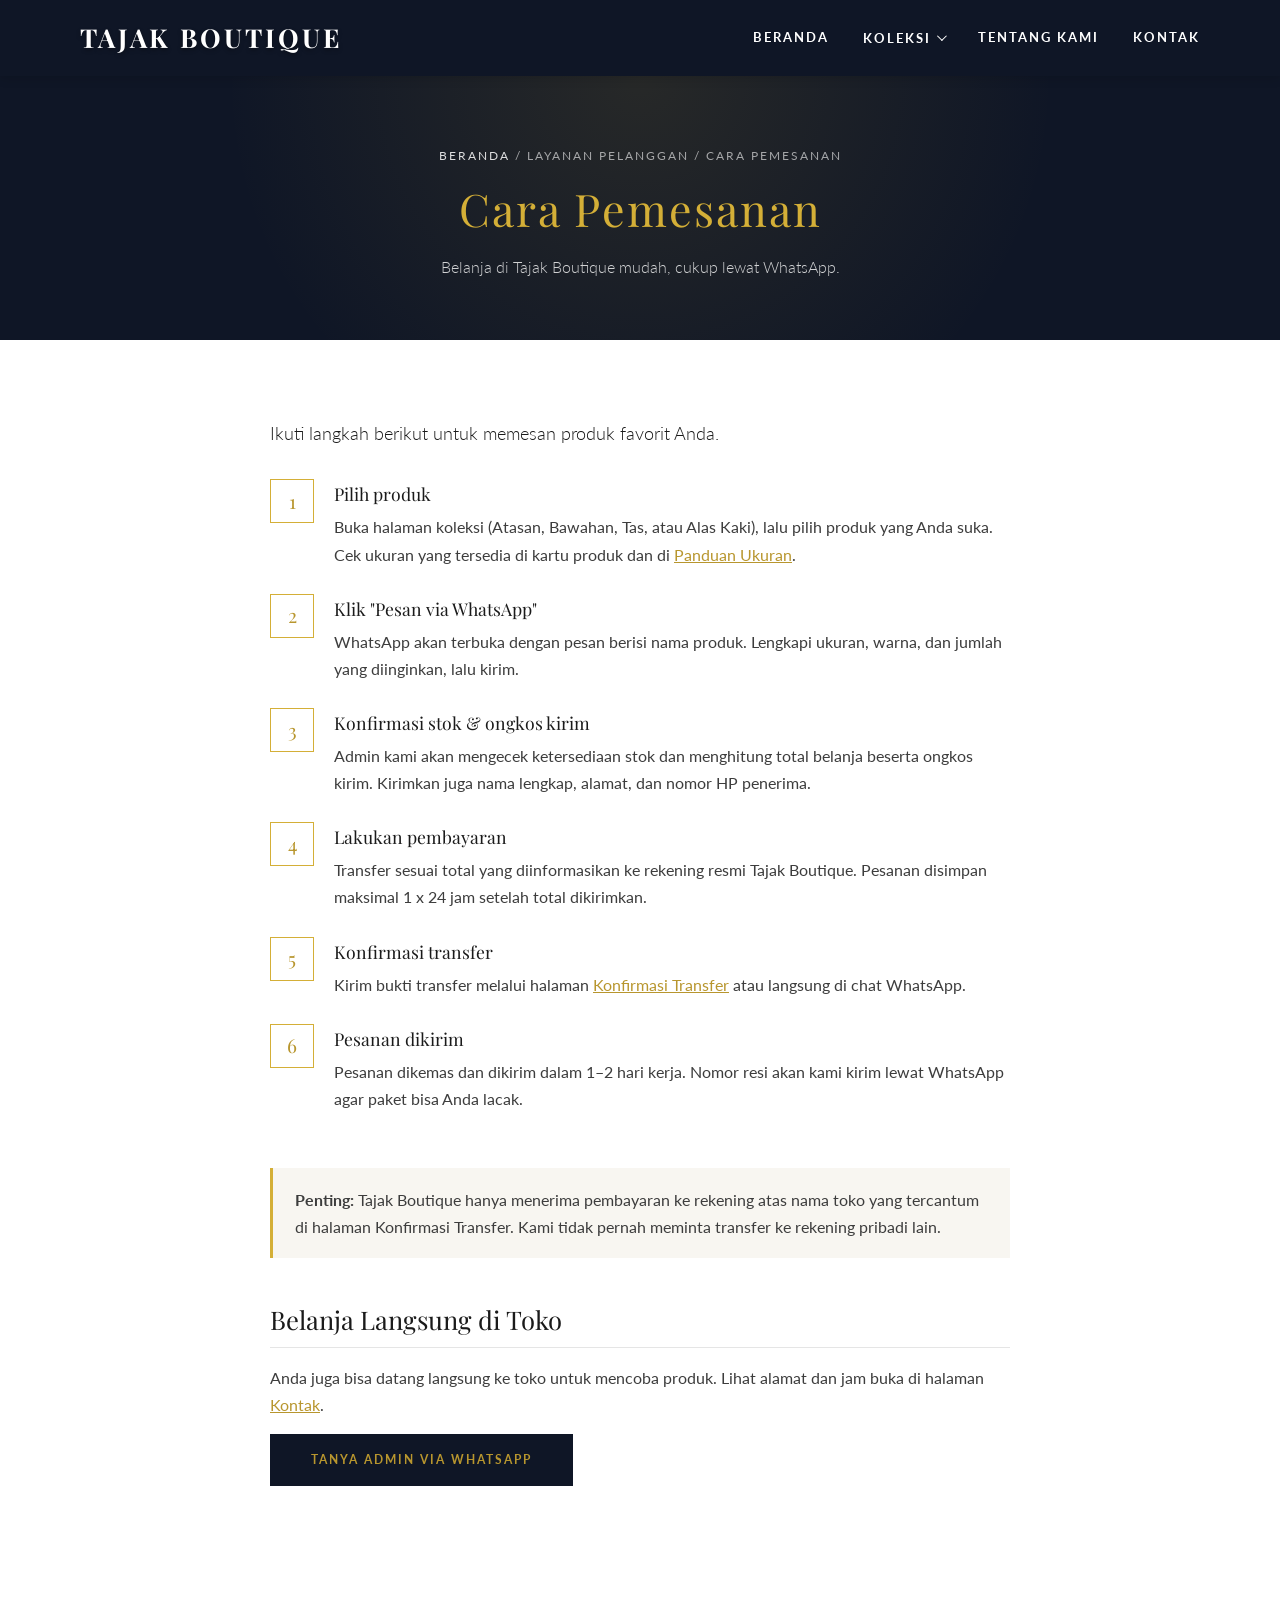
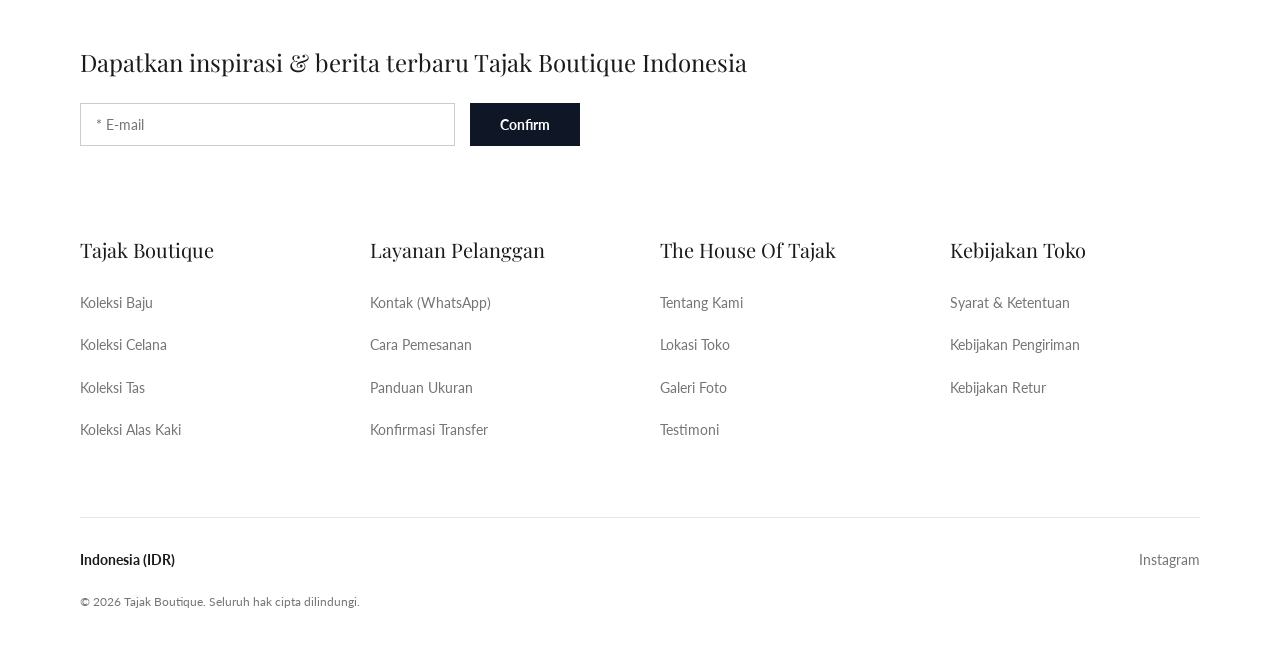
<file: tajak-boutique/tajak-boutique/tajak-boutique/cara-pemesanan.html>
<!DOCTYPE html>
<html lang="id">
<head>
  <meta charset="UTF-8">
  <meta name="viewport" content="width=device-width, initial-scale=1.0">
  <title>Cara Pemesanan | Tajak Boutique</title>
  <meta name="description" content="Panduan langkah demi langkah memesan produk Tajak Boutique.">

  <!-- Font: Playfair Display (judul) & Lato (teks) -->
  <link rel="preconnect" href="https://fonts.googleapis.com">
  <link rel="preconnect" href="https://fonts.gstatic.com" crossorigin>
  <link href="https://fonts.googleapis.com/css2?family=Playfair+Display:ital,wght@0,400;0,600;0,700;1,400&family=Lato:wght@300;400;700&display=swap" rel="stylesheet">

  <!-- Stylesheet utama (satu file untuk semua halaman) -->
  <link rel="stylesheet" href="assets/css/style.css">
</head>
<body>

  <!-- =========================================
       HEADER & NAVBAR (sama di semua halaman)
       Tanda aktif: class="active" + aria-current="page" pada menu halaman ini.
       ========================================= -->
  <header class="site-header">
    <nav class="navbar" aria-label="Navigasi utama">
      <a href="index.html" class="logo">TAJAK BOUTIQUE</a>

      <!-- Tombol hamburger (hanya tampil di HP/tablet) -->
      <button class="nav-toggle" type="button" aria-label="Buka menu" aria-expanded="false" aria-controls="nav-menu">
        <span class="nav-toggle-bar"></span>
        <span class="nav-toggle-bar"></span>
        <span class="nav-toggle-bar"></span>
      </button>

      <ul class="nav-menu" id="nav-menu">
        <li><a href="index.html" class="nav-link">Beranda</a></li>
        <li class="nav-dropdown">
          <button type="button" class="nav-link dropdown-toggle" aria-expanded="false" aria-controls="submenu-koleksi">
            Koleksi <span class="caret" aria-hidden="true"></span>
          </button>
          <ul class="dropdown-menu" id="submenu-koleksi">
            <li><a href="koleksi-atasan.html">Atasan</a></li>
            <li><a href="koleksi-bawahan.html">Bawahan</a></li>
            <li><a href="koleksi-tas.html">Tas</a></li>
            <li><a href="koleksi-alas-kaki.html">Alas Kaki</a></li>
          </ul>
        </li>
        <li><a href="tentang-kami.html" class="nav-link">Tentang Kami</a></li>
        <li><a href="kontak.html" class="nav-link">Kontak</a></li>
      </ul>
    </nav>
  </header>

  <main>
    <!-- Judul halaman -->
    <section class="page-header">
      <p class="breadcrumb"><a href="index.html">Beranda</a> / Layanan Pelanggan / Cara Pemesanan</p>
      <h1 class="page-title">Cara Pemesanan</h1>
      <p class="page-subtitle">Belanja di Tajak Boutique mudah, cukup lewat WhatsApp.</p>
    </section>

    <article class="page-content">
      <!-- GANTI ISI INI: sesuaikan dengan alur pemesanan toko Anda -->
      <p class="lead">Ikuti langkah berikut untuk memesan produk favorit Anda.</p>

      <ol class="steps">
        <li>
          <strong>Pilih produk</strong>
          Buka halaman koleksi (Atasan, Bawahan, Tas, atau Alas Kaki), lalu pilih produk yang Anda suka. Cek ukuran yang tersedia di kartu produk dan di <a href="panduan-ukuran.html">Panduan Ukuran</a>.
        </li>
        <li>
          <strong>Klik "Pesan via WhatsApp"</strong>
          WhatsApp akan terbuka dengan pesan berisi nama produk. Lengkapi ukuran, warna, dan jumlah yang diinginkan, lalu kirim.
        </li>
        <li>
          <strong>Konfirmasi stok &amp; ongkos kirim</strong>
          Admin kami akan mengecek ketersediaan stok dan menghitung total belanja beserta ongkos kirim. Kirimkan juga nama lengkap, alamat, dan nomor HP penerima.
        </li>
        <li>
          <strong>Lakukan pembayaran</strong>
          Transfer sesuai total yang diinformasikan ke rekening resmi Tajak Boutique. Pesanan disimpan maksimal 1 x 24 jam setelah total dikirimkan.
        </li>
        <li>
          <strong>Konfirmasi transfer</strong>
          Kirim bukti transfer melalui halaman <a href="konfirmasi-transfer.html">Konfirmasi Transfer</a> atau langsung di chat WhatsApp.
        </li>
        <li>
          <strong>Pesanan dikirim</strong>
          Pesanan dikemas dan dikirim dalam 1&ndash;2 hari kerja. Nomor resi akan kami kirim lewat WhatsApp agar paket bisa Anda lacak.
        </li>
      </ol>

      <div class="note-box">
        <p><strong>Penting:</strong> Tajak Boutique hanya menerima pembayaran ke rekening atas nama toko yang tercantum di halaman Konfirmasi Transfer. Kami tidak pernah meminta transfer ke rekening pribadi lain.</p>
      </div>

      <h2>Belanja Langsung di Toko</h2>
      <p>Anda juga bisa datang langsung ke toko untuk mencoba produk. Lihat alamat dan jam buka di halaman <a href="kontak.html">Kontak</a>.</p>
      <!-- /GANTI ISI INI -->

      <p><a href="https://wa.me/6281958121931" class="btn btn-dark" target="_blank" rel="noopener">Tanya Admin via WhatsApp</a></p>
    </article>
  </main>

  <!-- =========================================
       FOOTER (sama di semua halaman)
       ========================================= -->
  <footer class="footer-container">

    <!-- Newsletter -->
    <div class="newsletter-section">
      <div class="newsletter-title">Dapatkan inspirasi &amp; berita terbaru Tajak Boutique Indonesia</div>
      <!-- TODO (backend PHP): form ini nanti dikirim ke server agar email tersimpan di database. Lihat assets/js/main.js bagian 5. -->
      <form class="newsletter-form" id="newsletter-form" novalidate>
        <div class="input-group">
          <label for="newsletter-email" class="sr-only">Alamat e-mail</label>
          <input type="email" id="newsletter-email" name="email" placeholder="* E-mail" required>
        </div>
        <button type="submit" class="btn-submit">Confirm</button>
      </form>
      <p class="form-message" id="newsletter-message" role="status" aria-live="polite"></p>
    </div>

    <!-- Link footer -->
    <div class="links-grid">
      <div class="column">
        <h3>Tajak Boutique</h3>
        <ul>
          <li><a href="koleksi-atasan.html">Koleksi Baju</a></li>
          <li><a href="koleksi-bawahan.html">Koleksi Celana</a></li>
          <li><a href="koleksi-tas.html">Koleksi Tas</a></li>
          <li><a href="koleksi-alas-kaki.html">Koleksi Alas Kaki</a></li>
        </ul>
      </div>

      <div class="column">
        <h3>Layanan Pelanggan</h3>
        <ul>
          <li><a href="https://wa.me/6281958121931" target="_blank" rel="noopener">Kontak (WhatsApp)</a></li>
          <li><a href="cara-pemesanan.html">Cara Pemesanan</a></li>
          <li><a href="panduan-ukuran.html">Panduan Ukuran</a></li>
          <li><a href="konfirmasi-transfer.html">Konfirmasi Transfer</a></li>
        </ul>
      </div>

      <div class="column">
        <h3>The House Of Tajak</h3>
        <ul>
          <li><a href="tentang-kami.html">Tentang Kami</a></li>
          <li><a href="https://maps.app.goo.gl/6WzZq94cobvXwUwE8" target="_blank" rel="noopener">Lokasi Toko</a></li>
          <li><a href="galeri.html">Galeri Foto</a></li>
          <li><a href="testimoni.html">Testimoni</a></li>
        </ul>
      </div>

      <div class="column">
        <h3>Kebijakan Toko</h3>
        <ul>
          <li><a href="syarat-ketentuan.html">Syarat &amp; Ketentuan</a></li>
          <li><a href="kebijakan-pengiriman.html">Kebijakan Pengiriman</a></li>
          <li><a href="kebijakan-retur.html">Kebijakan Retur</a></li>
        </ul>
      </div>
    </div>

    <!-- Bar bawah -->
    <div class="bottom-bar">
      <div class="country-selector">Indonesia (IDR)</div>
      <div class="social-links">
        <a href="https://www.instagram.com/tajak_indonesia/" target="_blank" rel="noopener">Instagram</a>
      </div>
      <p class="copyright">&copy; 2026 Tajak Boutique. Seluruh hak cipta dilindungi.</p>
    </div>

  </footer>

  <!-- Script -->
  <script src="assets/js/main.js"></script>
</body>
</html>
</file>
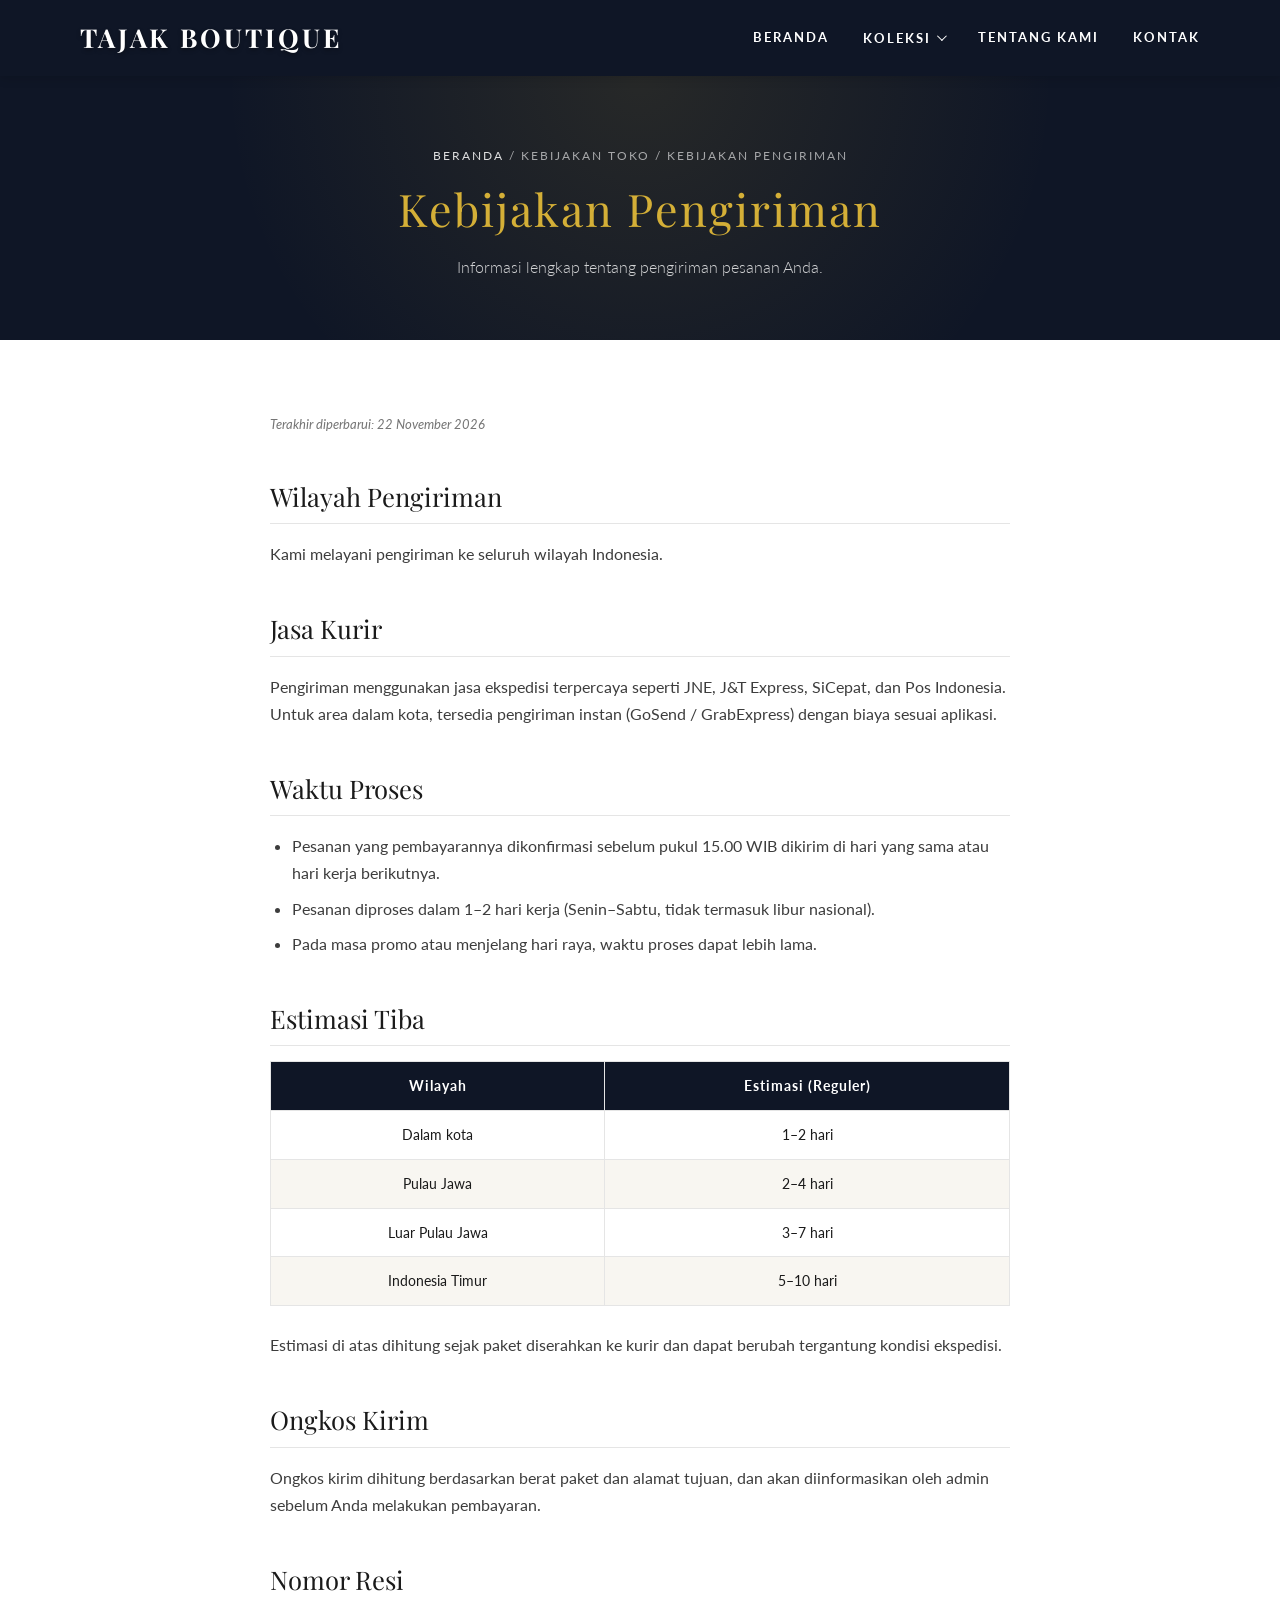
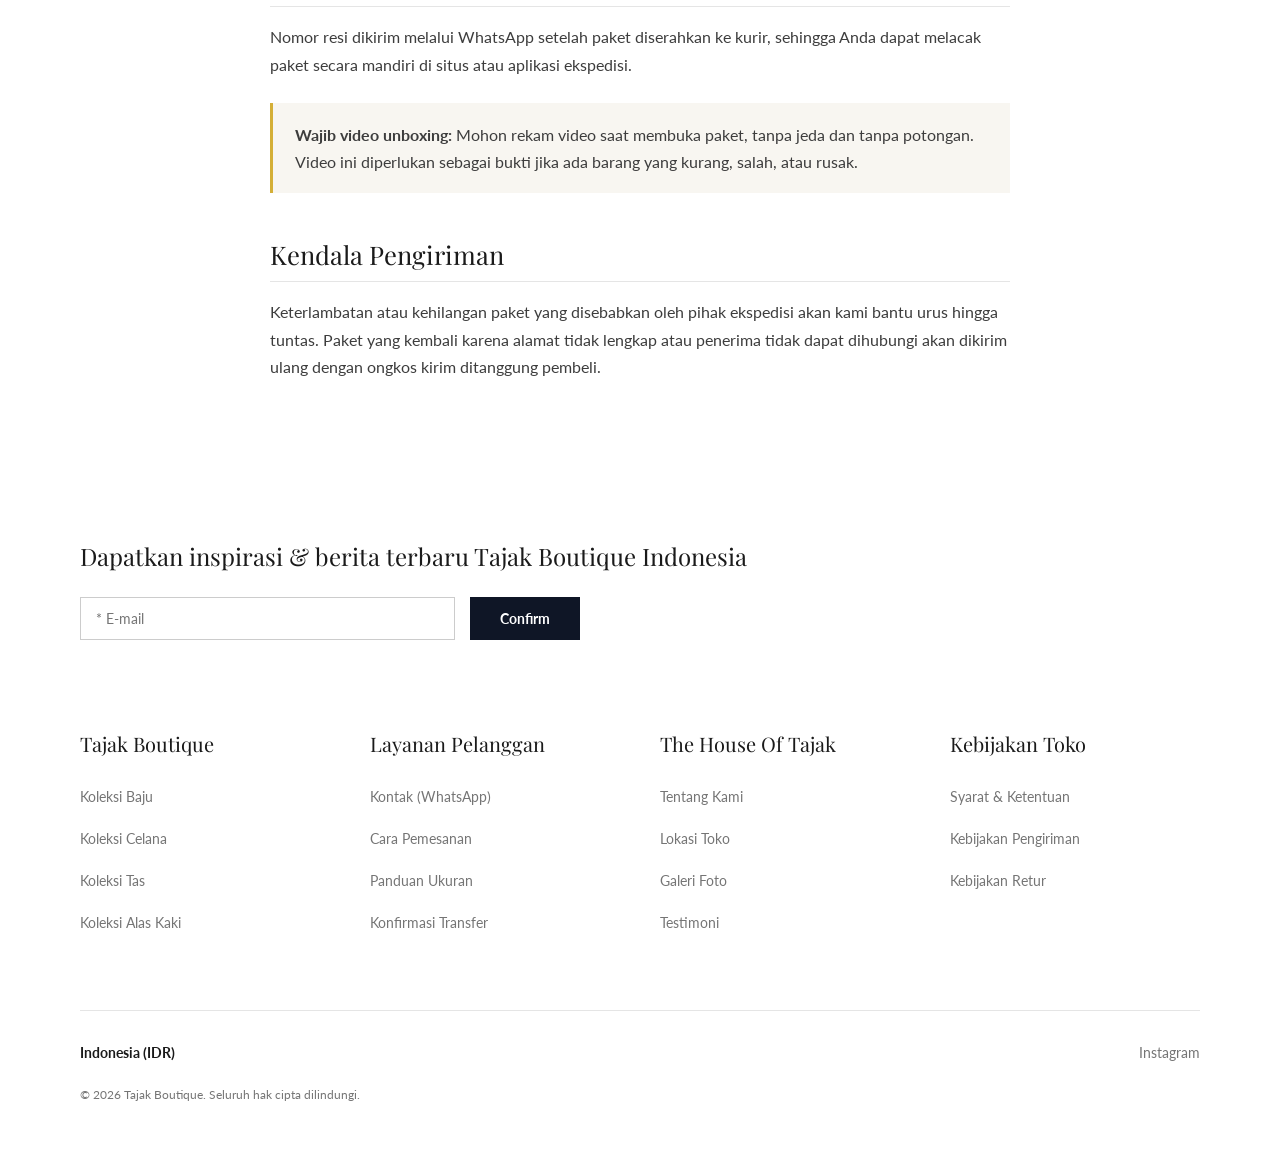
<file: tajak-boutique/tajak-boutique/tajak-boutique/kebijakan-pengiriman.html>
<!DOCTYPE html>
<html lang="id">
<head>
  <meta charset="UTF-8">
  <meta name="viewport" content="width=device-width, initial-scale=1.0">
  <title>Kebijakan Pengiriman | Tajak Boutique</title>
  <meta name="description" content="Informasi pengiriman pesanan Tajak Boutique: kurir, waktu proses, dan ongkos kirim.">

  <!-- Font: Playfair Display (judul) & Lato (teks) -->
  <link rel="preconnect" href="https://fonts.googleapis.com">
  <link rel="preconnect" href="https://fonts.gstatic.com" crossorigin>
  <link href="https://fonts.googleapis.com/css2?family=Playfair+Display:ital,wght@0,400;0,600;0,700;1,400&family=Lato:wght@300;400;700&display=swap" rel="stylesheet">

  <!-- Stylesheet utama (satu file untuk semua halaman) -->
  <link rel="stylesheet" href="assets/css/style.css">
</head>
<body>

  <!-- =========================================
       HEADER & NAVBAR (sama di semua halaman)
       Tanda aktif: class="active" + aria-current="page" pada menu halaman ini.
       ========================================= -->
  <header class="site-header">
    <nav class="navbar" aria-label="Navigasi utama">
      <a href="index.html" class="logo">TAJAK BOUTIQUE</a>

      <!-- Tombol hamburger (hanya tampil di HP/tablet) -->
      <button class="nav-toggle" type="button" aria-label="Buka menu" aria-expanded="false" aria-controls="nav-menu">
        <span class="nav-toggle-bar"></span>
        <span class="nav-toggle-bar"></span>
        <span class="nav-toggle-bar"></span>
      </button>

      <ul class="nav-menu" id="nav-menu">
        <li><a href="index.html" class="nav-link">Beranda</a></li>
        <li class="nav-dropdown">
          <button type="button" class="nav-link dropdown-toggle" aria-expanded="false" aria-controls="submenu-koleksi">
            Koleksi <span class="caret" aria-hidden="true"></span>
          </button>
          <ul class="dropdown-menu" id="submenu-koleksi">
            <li><a href="koleksi-atasan.html">Atasan</a></li>
            <li><a href="koleksi-bawahan.html">Bawahan</a></li>
            <li><a href="koleksi-tas.html">Tas</a></li>
            <li><a href="koleksi-alas-kaki.html">Alas Kaki</a></li>
          </ul>
        </li>
        <li><a href="tentang-kami.html" class="nav-link">Tentang Kami</a></li>
        <li><a href="kontak.html" class="nav-link">Kontak</a></li>
      </ul>
    </nav>
  </header>

  <main>
    <!-- Judul halaman -->
    <section class="page-header">
      <p class="breadcrumb"><a href="index.html">Beranda</a> / Kebijakan Toko / Kebijakan Pengiriman</p>
      <h1 class="page-title">Kebijakan Pengiriman</h1>
      <p class="page-subtitle">Informasi lengkap tentang pengiriman pesanan Anda.</p>
    </section>

    <article class="page-content">
      <!-- GANTI ISI INI: sesuaikan kurir, jadwal, dan ketentuan pengiriman toko Anda -->
      <p class="updated">Terakhir diperbarui: 22 November 2026</p>

      <h2>Wilayah Pengiriman</h2>
      <p>Kami melayani pengiriman ke seluruh wilayah Indonesia.</p>

      <h2>Jasa Kurir</h2>
      <p>Pengiriman menggunakan jasa ekspedisi terpercaya seperti JNE, J&amp;T Express, SiCepat, dan Pos Indonesia. Untuk area dalam kota, tersedia pengiriman instan (GoSend / GrabExpress) dengan biaya sesuai aplikasi.</p>

      <h2>Waktu Proses</h2>
      <ul>
        <li>Pesanan yang pembayarannya dikonfirmasi sebelum pukul 15.00 WIB dikirim di hari yang sama atau hari kerja berikutnya.</li>
        <li>Pesanan diproses dalam 1&ndash;2 hari kerja (Senin&ndash;Sabtu, tidak termasuk libur nasional).</li>
        <li>Pada masa promo atau menjelang hari raya, waktu proses dapat lebih lama.</li>
      </ul>

      <h2>Estimasi Tiba</h2>
      <div class="table-wrap">
        <table>
          <thead>
            <tr><th>Wilayah</th><th>Estimasi (Reguler)</th></tr>
          </thead>
          <tbody>
            <tr><td>Dalam kota</td><td>1&ndash;2 hari</td></tr>
            <tr><td>Pulau Jawa</td><td>2&ndash;4 hari</td></tr>
            <tr><td>Luar Pulau Jawa</td><td>3&ndash;7 hari</td></tr>
            <tr><td>Indonesia Timur</td><td>5&ndash;10 hari</td></tr>
          </tbody>
        </table>
      </div>
      <p>Estimasi di atas dihitung sejak paket diserahkan ke kurir dan dapat berubah tergantung kondisi ekspedisi.</p>

      <h2>Ongkos Kirim</h2>
      <p>Ongkos kirim dihitung berdasarkan berat paket dan alamat tujuan, dan akan diinformasikan oleh admin sebelum Anda melakukan pembayaran.</p>

      <h2>Nomor Resi</h2>
      <p>Nomor resi dikirim melalui WhatsApp setelah paket diserahkan ke kurir, sehingga Anda dapat melacak paket secara mandiri di situs atau aplikasi ekspedisi.</p>

      <div class="note-box">
        <p><strong>Wajib video unboxing:</strong> Mohon rekam video saat membuka paket, tanpa jeda dan tanpa potongan. Video ini diperlukan sebagai bukti jika ada barang yang kurang, salah, atau rusak.</p>
      </div>

      <h2>Kendala Pengiriman</h2>
      <p>Keterlambatan atau kehilangan paket yang disebabkan oleh pihak ekspedisi akan kami bantu urus hingga tuntas. Paket yang kembali karena alamat tidak lengkap atau penerima tidak dapat dihubungi akan dikirim ulang dengan ongkos kirim ditanggung pembeli.</p>
      <!-- /GANTI ISI INI -->
    </article>
  </main>

  <!-- =========================================
       FOOTER (sama di semua halaman)
       ========================================= -->
  <footer class="footer-container">

    <!-- Newsletter -->
    <div class="newsletter-section">
      <div class="newsletter-title">Dapatkan inspirasi &amp; berita terbaru Tajak Boutique Indonesia</div>
      <!-- TODO (backend PHP): form ini nanti dikirim ke server agar email tersimpan di database. Lihat assets/js/main.js bagian 5. -->
      <form class="newsletter-form" id="newsletter-form" novalidate>
        <div class="input-group">
          <label for="newsletter-email" class="sr-only">Alamat e-mail</label>
          <input type="email" id="newsletter-email" name="email" placeholder="* E-mail" required>
        </div>
        <button type="submit" class="btn-submit">Confirm</button>
      </form>
      <p class="form-message" id="newsletter-message" role="status" aria-live="polite"></p>
    </div>

    <!-- Link footer -->
    <div class="links-grid">
      <div class="column">
        <h3>Tajak Boutique</h3>
        <ul>
          <li><a href="koleksi-atasan.html">Koleksi Baju</a></li>
          <li><a href="koleksi-bawahan.html">Koleksi Celana</a></li>
          <li><a href="koleksi-tas.html">Koleksi Tas</a></li>
          <li><a href="koleksi-alas-kaki.html">Koleksi Alas Kaki</a></li>
        </ul>
      </div>

      <div class="column">
        <h3>Layanan Pelanggan</h3>
        <ul>
          <li><a href="https://wa.me/6281958121931" target="_blank" rel="noopener">Kontak (WhatsApp)</a></li>
          <li><a href="cara-pemesanan.html">Cara Pemesanan</a></li>
          <li><a href="panduan-ukuran.html">Panduan Ukuran</a></li>
          <li><a href="konfirmasi-transfer.html">Konfirmasi Transfer</a></li>
        </ul>
      </div>

      <div class="column">
        <h3>The House Of Tajak</h3>
        <ul>
          <li><a href="tentang-kami.html">Tentang Kami</a></li>
          <li><a href="https://maps.app.goo.gl/6WzZq94cobvXwUwE8" target="_blank" rel="noopener">Lokasi Toko</a></li>
          <li><a href="galeri.html">Galeri Foto</a></li>
          <li><a href="testimoni.html">Testimoni</a></li>
        </ul>
      </div>

      <div class="column">
        <h3>Kebijakan Toko</h3>
        <ul>
          <li><a href="syarat-ketentuan.html">Syarat &amp; Ketentuan</a></li>
          <li><a href="kebijakan-pengiriman.html">Kebijakan Pengiriman</a></li>
          <li><a href="kebijakan-retur.html">Kebijakan Retur</a></li>
        </ul>
      </div>
    </div>

    <!-- Bar bawah -->
    <div class="bottom-bar">
      <div class="country-selector">Indonesia (IDR)</div>
      <div class="social-links">
        <a href="https://www.instagram.com/tajak_indonesia/" target="_blank" rel="noopener">Instagram</a>
      </div>
      <p class="copyright">&copy; 2026 Tajak Boutique. Seluruh hak cipta dilindungi.</p>
    </div>

  </footer>

  <!-- Script -->
  <script src="assets/js/main.js"></script>
</body>
</html>
</file>
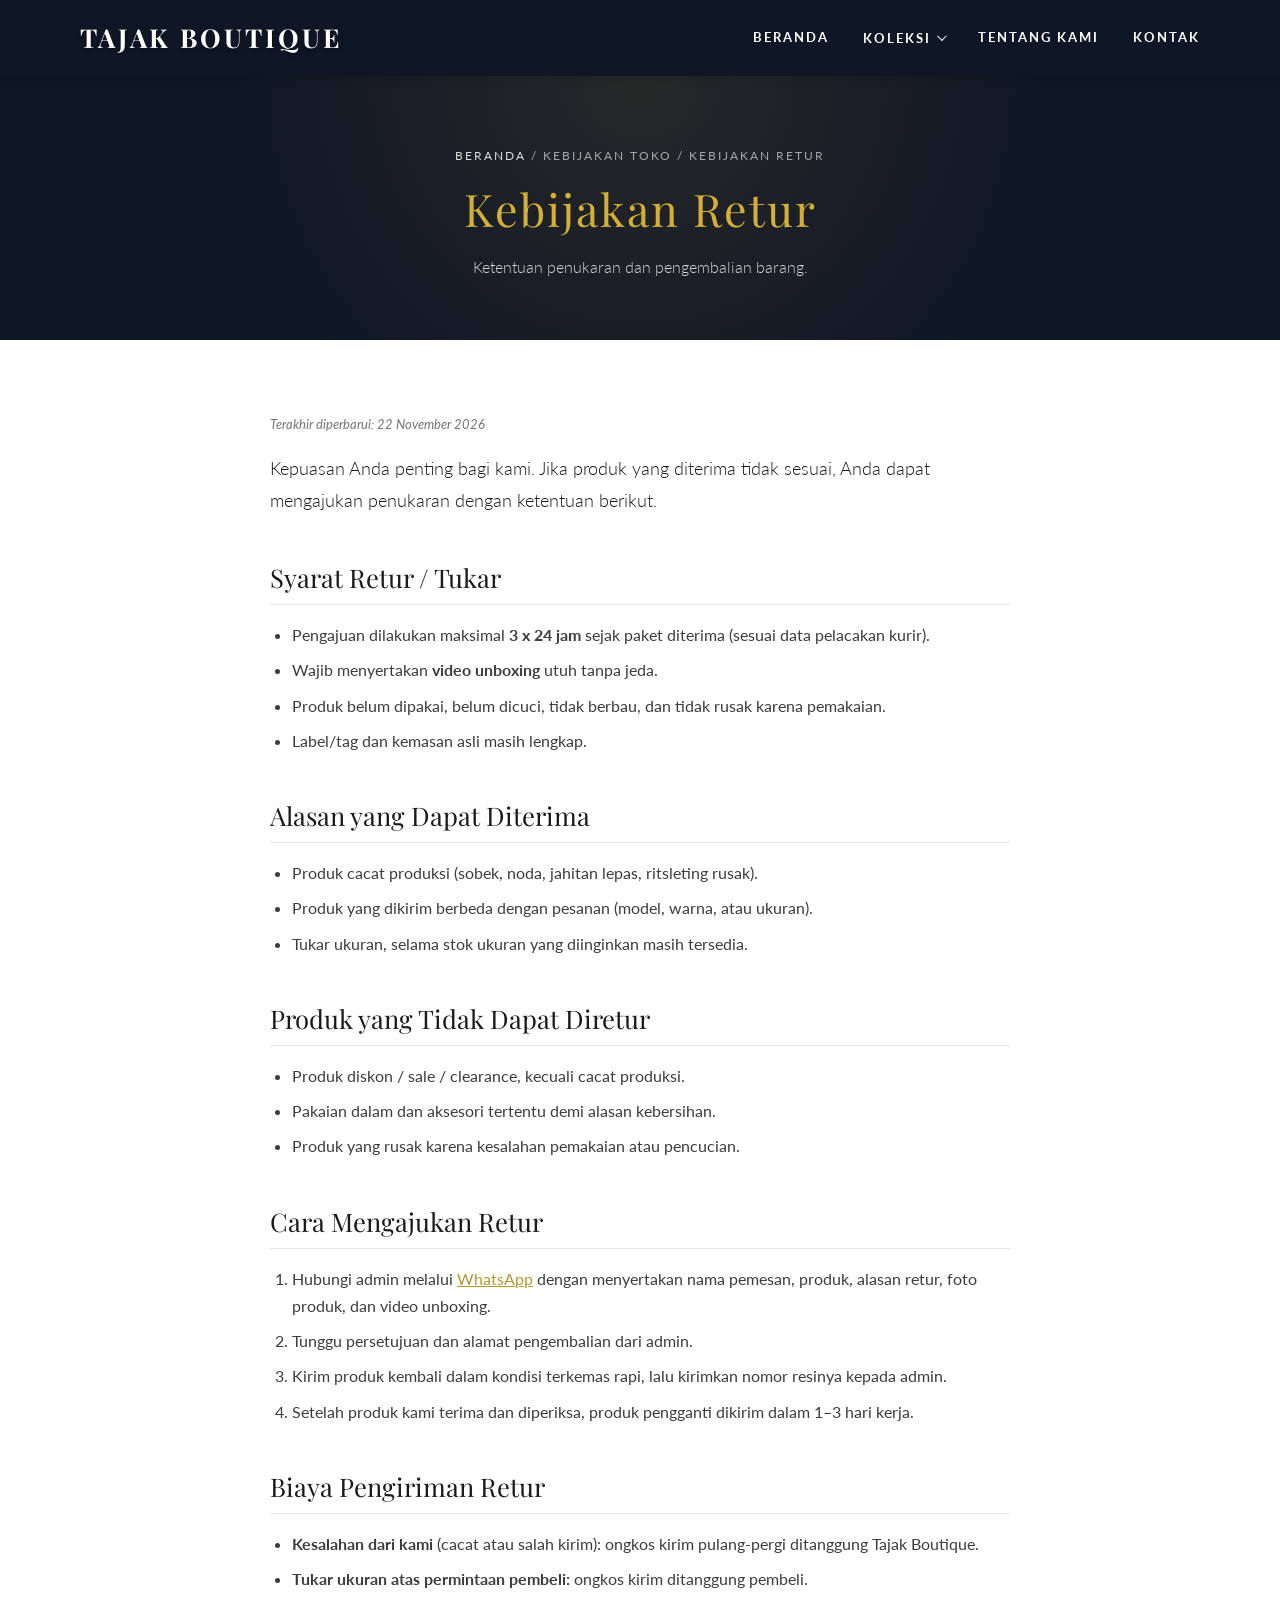
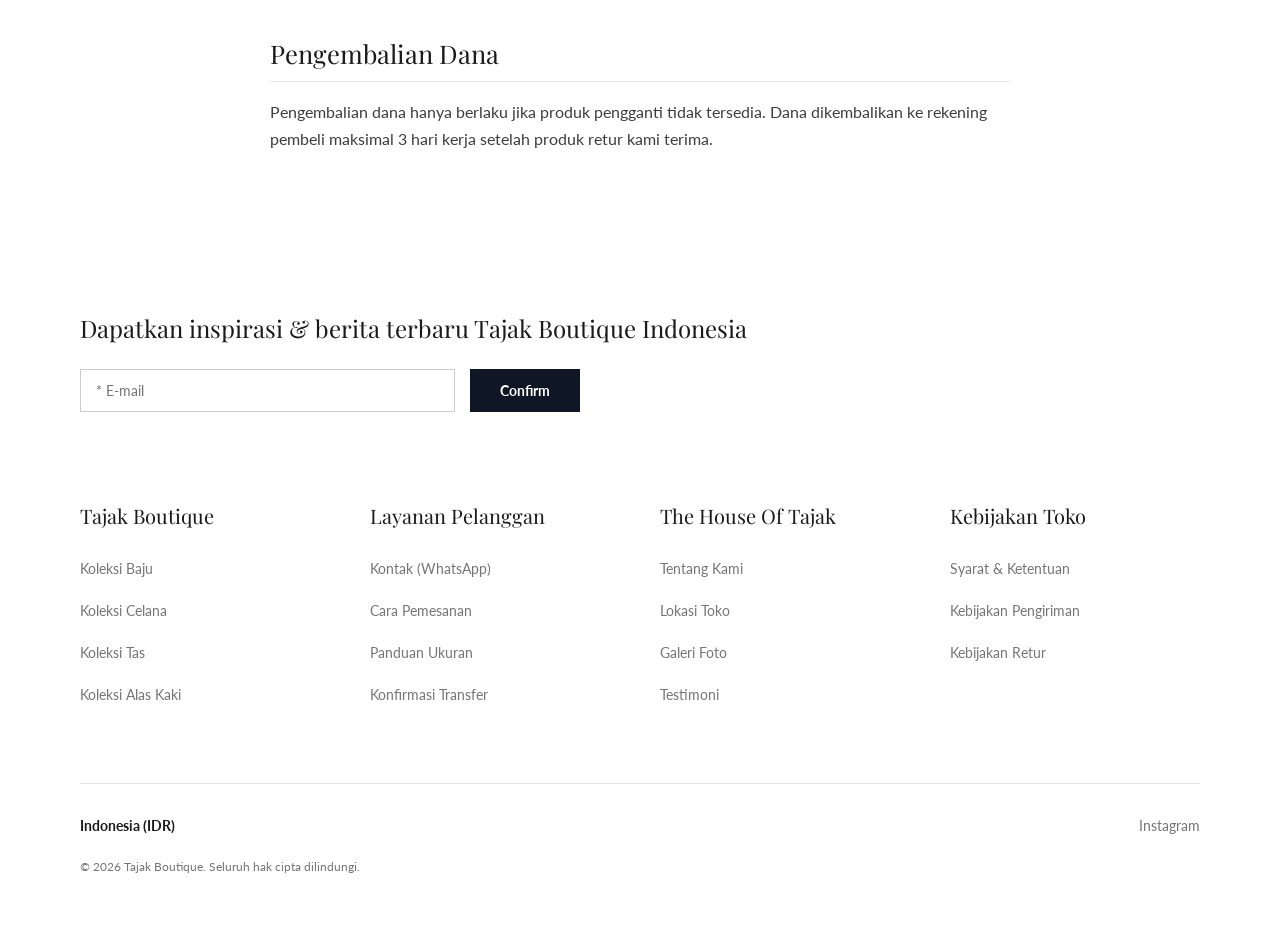
<file: tajak-boutique/tajak-boutique/tajak-boutique/kebijakan-retur.html>
<!DOCTYPE html>
<html lang="id">
<head>
  <meta charset="UTF-8">
  <meta name="viewport" content="width=device-width, initial-scale=1.0">
  <title>Kebijakan Retur | Tajak Boutique</title>
  <meta name="description" content="Ketentuan penukaran dan pengembalian barang di Tajak Boutique.">

  <!-- Font: Playfair Display (judul) & Lato (teks) -->
  <link rel="preconnect" href="https://fonts.googleapis.com">
  <link rel="preconnect" href="https://fonts.gstatic.com" crossorigin>
  <link href="https://fonts.googleapis.com/css2?family=Playfair+Display:ital,wght@0,400;0,600;0,700;1,400&family=Lato:wght@300;400;700&display=swap" rel="stylesheet">

  <!-- Stylesheet utama (satu file untuk semua halaman) -->
  <link rel="stylesheet" href="assets/css/style.css">
</head>
<body>

  <!-- =========================================
       HEADER & NAVBAR (sama di semua halaman)
       Tanda aktif: class="active" + aria-current="page" pada menu halaman ini.
       ========================================= -->
  <header class="site-header">
    <nav class="navbar" aria-label="Navigasi utama">
      <a href="index.html" class="logo">TAJAK BOUTIQUE</a>

      <!-- Tombol hamburger (hanya tampil di HP/tablet) -->
      <button class="nav-toggle" type="button" aria-label="Buka menu" aria-expanded="false" aria-controls="nav-menu">
        <span class="nav-toggle-bar"></span>
        <span class="nav-toggle-bar"></span>
        <span class="nav-toggle-bar"></span>
      </button>

      <ul class="nav-menu" id="nav-menu">
        <li><a href="index.html" class="nav-link">Beranda</a></li>
        <li class="nav-dropdown">
          <button type="button" class="nav-link dropdown-toggle" aria-expanded="false" aria-controls="submenu-koleksi">
            Koleksi <span class="caret" aria-hidden="true"></span>
          </button>
          <ul class="dropdown-menu" id="submenu-koleksi">
            <li><a href="koleksi-atasan.html">Atasan</a></li>
            <li><a href="koleksi-bawahan.html">Bawahan</a></li>
            <li><a href="koleksi-tas.html">Tas</a></li>
            <li><a href="koleksi-alas-kaki.html">Alas Kaki</a></li>
          </ul>
        </li>
        <li><a href="tentang-kami.html" class="nav-link">Tentang Kami</a></li>
        <li><a href="kontak.html" class="nav-link">Kontak</a></li>
      </ul>
    </nav>
  </header>

  <main>
    <!-- Judul halaman -->
    <section class="page-header">
      <p class="breadcrumb"><a href="index.html">Beranda</a> / Kebijakan Toko / Kebijakan Retur</p>
      <h1 class="page-title">Kebijakan Retur</h1>
      <p class="page-subtitle">Ketentuan penukaran dan pengembalian barang.</p>
    </section>

    <article class="page-content">
      <!-- GANTI ISI INI: sesuaikan batas waktu dan ketentuan retur toko Anda -->
      <p class="updated">Terakhir diperbarui: 22 November 2026</p>
      <p class="lead">Kepuasan Anda penting bagi kami. Jika produk yang diterima tidak sesuai, Anda dapat mengajukan penukaran dengan ketentuan berikut.</p>

      <h2>Syarat Retur / Tukar</h2>
      <ul>
        <li>Pengajuan dilakukan maksimal <strong>3 x 24 jam</strong> sejak paket diterima (sesuai data pelacakan kurir).</li>
        <li>Wajib menyertakan <strong>video unboxing</strong> utuh tanpa jeda.</li>
        <li>Produk belum dipakai, belum dicuci, tidak berbau, dan tidak rusak karena pemakaian.</li>
        <li>Label/tag dan kemasan asli masih lengkap.</li>
      </ul>

      <h2>Alasan yang Dapat Diterima</h2>
      <ul>
        <li>Produk cacat produksi (sobek, noda, jahitan lepas, ritsleting rusak).</li>
        <li>Produk yang dikirim berbeda dengan pesanan (model, warna, atau ukuran).</li>
        <li>Tukar ukuran, selama stok ukuran yang diinginkan masih tersedia.</li>
      </ul>

      <h2>Produk yang Tidak Dapat Diretur</h2>
      <ul>
        <li>Produk diskon / sale / clearance, kecuali cacat produksi.</li>
        <li>Pakaian dalam dan aksesori tertentu demi alasan kebersihan.</li>
        <li>Produk yang rusak karena kesalahan pemakaian atau pencucian.</li>
      </ul>

      <h2>Cara Mengajukan Retur</h2>
      <ol>
        <li>Hubungi admin melalui <a href="https://wa.me/6281958121931" target="_blank" rel="noopener">WhatsApp</a> dengan menyertakan nama pemesan, produk, alasan retur, foto produk, dan video unboxing.</li>
        <li>Tunggu persetujuan dan alamat pengembalian dari admin.</li>
        <li>Kirim produk kembali dalam kondisi terkemas rapi, lalu kirimkan nomor resinya kepada admin.</li>
        <li>Setelah produk kami terima dan diperiksa, produk pengganti dikirim dalam 1&ndash;3 hari kerja.</li>
      </ol>

      <h2>Biaya Pengiriman Retur</h2>
      <ul>
        <li><strong>Kesalahan dari kami</strong> (cacat atau salah kirim): ongkos kirim pulang-pergi ditanggung Tajak Boutique.</li>
        <li><strong>Tukar ukuran atas permintaan pembeli:</strong> ongkos kirim ditanggung pembeli.</li>
      </ul>

      <h2>Pengembalian Dana</h2>
      <p>Pengembalian dana hanya berlaku jika produk pengganti tidak tersedia. Dana dikembalikan ke rekening pembeli maksimal 3 hari kerja setelah produk retur kami terima.</p>
      <!-- /GANTI ISI INI -->
    </article>
  </main>

  <!-- =========================================
       FOOTER (sama di semua halaman)
       ========================================= -->
  <footer class="footer-container">

    <!-- Newsletter -->
    <div class="newsletter-section">
      <div class="newsletter-title">Dapatkan inspirasi &amp; berita terbaru Tajak Boutique Indonesia</div>
      <!-- TODO (backend PHP): form ini nanti dikirim ke server agar email tersimpan di database. Lihat assets/js/main.js bagian 5. -->
      <form class="newsletter-form" id="newsletter-form" novalidate>
        <div class="input-group">
          <label for="newsletter-email" class="sr-only">Alamat e-mail</label>
          <input type="email" id="newsletter-email" name="email" placeholder="* E-mail" required>
        </div>
        <button type="submit" class="btn-submit">Confirm</button>
      </form>
      <p class="form-message" id="newsletter-message" role="status" aria-live="polite"></p>
    </div>

    <!-- Link footer -->
    <div class="links-grid">
      <div class="column">
        <h3>Tajak Boutique</h3>
        <ul>
          <li><a href="koleksi-atasan.html">Koleksi Baju</a></li>
          <li><a href="koleksi-bawahan.html">Koleksi Celana</a></li>
          <li><a href="koleksi-tas.html">Koleksi Tas</a></li>
          <li><a href="koleksi-alas-kaki.html">Koleksi Alas Kaki</a></li>
        </ul>
      </div>

      <div class="column">
        <h3>Layanan Pelanggan</h3>
        <ul>
          <li><a href="https://wa.me/6281958121931" target="_blank" rel="noopener">Kontak (WhatsApp)</a></li>
          <li><a href="cara-pemesanan.html">Cara Pemesanan</a></li>
          <li><a href="panduan-ukuran.html">Panduan Ukuran</a></li>
          <li><a href="konfirmasi-transfer.html">Konfirmasi Transfer</a></li>
        </ul>
      </div>

      <div class="column">
        <h3>The House Of Tajak</h3>
        <ul>
          <li><a href="tentang-kami.html">Tentang Kami</a></li>
          <li><a href="https://maps.app.goo.gl/6WzZq94cobvXwUwE8" target="_blank" rel="noopener">Lokasi Toko</a></li>
          <li><a href="galeri.html">Galeri Foto</a></li>
          <li><a href="testimoni.html">Testimoni</a></li>
        </ul>
      </div>

      <div class="column">
        <h3>Kebijakan Toko</h3>
        <ul>
          <li><a href="syarat-ketentuan.html">Syarat &amp; Ketentuan</a></li>
          <li><a href="kebijakan-pengiriman.html">Kebijakan Pengiriman</a></li>
          <li><a href="kebijakan-retur.html">Kebijakan Retur</a></li>
        </ul>
      </div>
    </div>

    <!-- Bar bawah -->
    <div class="bottom-bar">
      <div class="country-selector">Indonesia (IDR)</div>
      <div class="social-links">
        <a href="https://www.instagram.com/tajak_indonesia/" target="_blank" rel="noopener">Instagram</a>
      </div>
      <p class="copyright">&copy; 2026 Tajak Boutique. Seluruh hak cipta dilindungi.</p>
    </div>

  </footer>

  <!-- Script -->
  <script src="assets/js/main.js"></script>
</body>
</html>
</file>
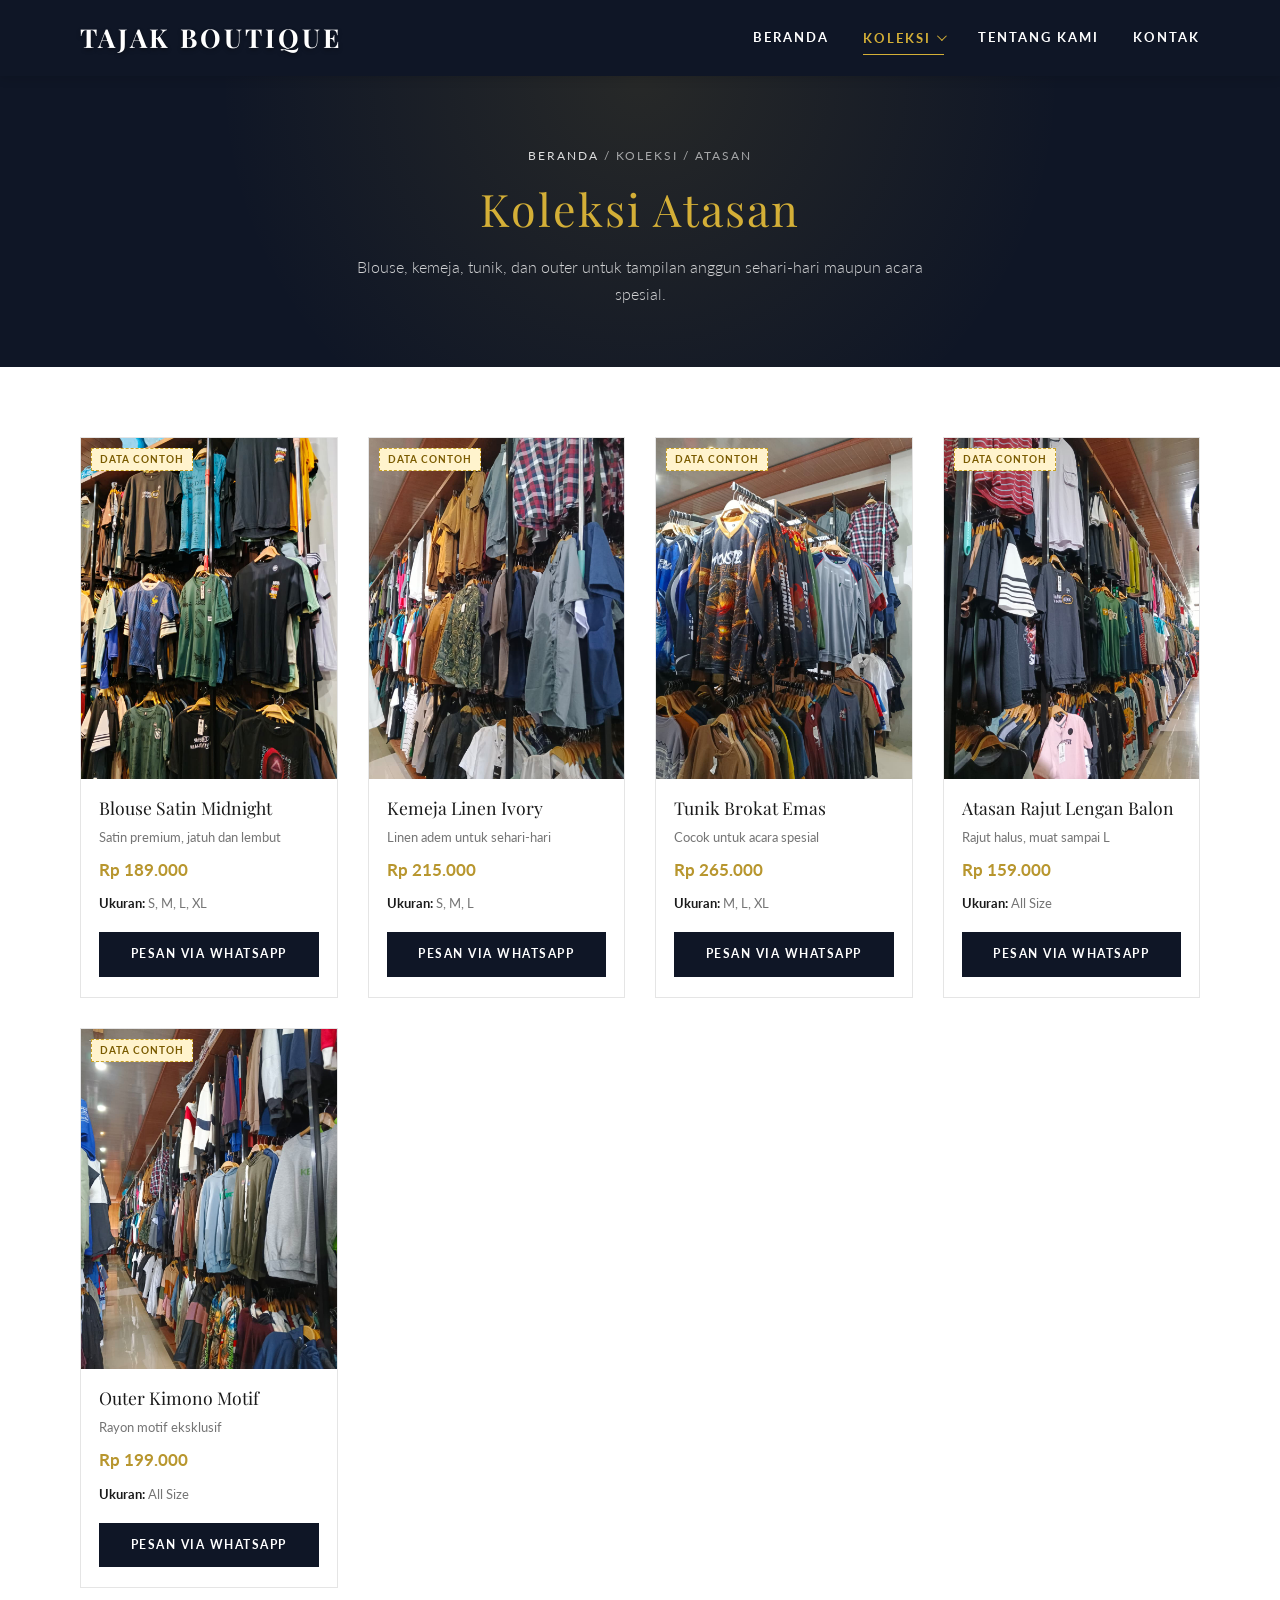
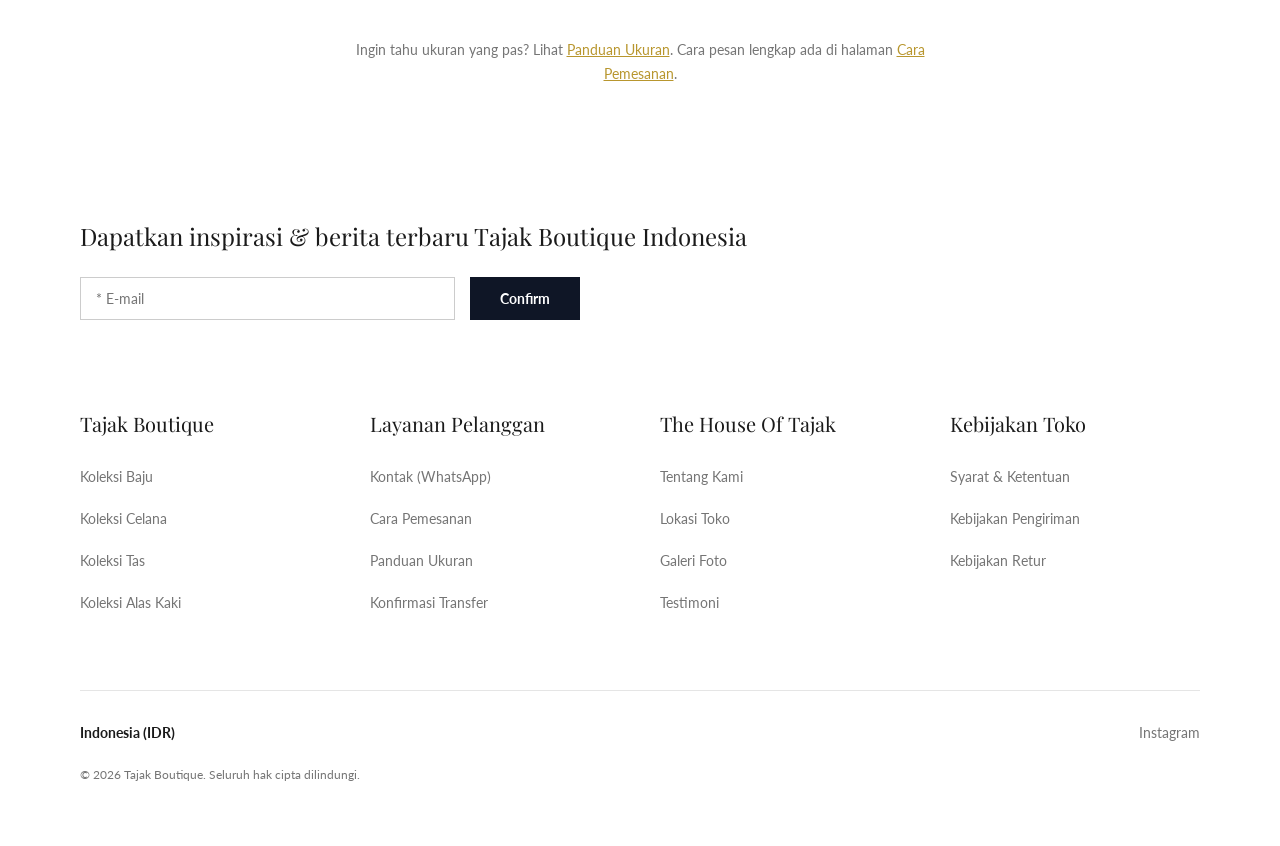
<file: tajak-boutique/tajak-boutique/tajak-boutique/koleksi-atasan.html>
<!DOCTYPE html>
<html lang="id">
<head>
  <meta charset="UTF-8">
  <meta name="viewport" content="width=device-width, initial-scale=1.0">
  <title>Koleksi Atasan | Tajak Boutique</title>
  <meta name="description" content="Koleksi atasan Tajak Boutique: blouse, kemeja, tunik, dan outer wanita.">

  <!-- Font: Playfair Display (judul) & Lato (teks) -->
  <link rel="preconnect" href="https://fonts.googleapis.com">
  <link rel="preconnect" href="https://fonts.gstatic.com" crossorigin>
  <link href="https://fonts.googleapis.com/css2?family=Playfair+Display:ital,wght@0,400;0,600;0,700;1,400&family=Lato:wght@300;400;700&display=swap" rel="stylesheet">

  <!-- Stylesheet utama (satu file untuk semua halaman) -->
  <link rel="stylesheet" href="assets/css/style.css">
</head>
<body>

  <!-- =========================================
       HEADER & NAVBAR (sama di semua halaman)
       Tanda aktif: class="active" + aria-current="page" pada menu halaman ini.
       ========================================= -->
  <header class="site-header">
    <nav class="navbar" aria-label="Navigasi utama">
      <a href="index.html" class="logo">TAJAK BOUTIQUE</a>

      <!-- Tombol hamburger (hanya tampil di HP/tablet) -->
      <button class="nav-toggle" type="button" aria-label="Buka menu" aria-expanded="false" aria-controls="nav-menu">
        <span class="nav-toggle-bar"></span>
        <span class="nav-toggle-bar"></span>
        <span class="nav-toggle-bar"></span>
      </button>

      <ul class="nav-menu" id="nav-menu">
        <li><a href="index.html" class="nav-link">Beranda</a></li>
        <li class="nav-dropdown">
          <button type="button" class="nav-link dropdown-toggle active" aria-expanded="false" aria-controls="submenu-koleksi">
            Koleksi <span class="caret" aria-hidden="true"></span>
          </button>
          <ul class="dropdown-menu" id="submenu-koleksi">
            <li><a href="koleksi-atasan.html" class="active" aria-current="page">Atasan</a></li>
            <li><a href="koleksi-bawahan.html">Bawahan</a></li>
            <li><a href="koleksi-tas.html">Tas</a></li>
            <li><a href="koleksi-alas-kaki.html">Alas Kaki</a></li>
          </ul>
        </li>
        <li><a href="tentang-kami.html" class="nav-link">Tentang Kami</a></li>
        <li><a href="kontak.html" class="nav-link">Kontak</a></li>
      </ul>
    </nav>
  </header>

  <main>
    <!-- Judul halaman -->
    <section class="page-header">
      <p class="breadcrumb"><a href="index.html">Beranda</a> / Koleksi / Atasan</p>
      <h1 class="page-title">Koleksi Atasan</h1>
      <p class="page-subtitle">Blouse, kemeja, tunik, dan outer untuk tampilan anggun sehari-hari maupun acara spesial.</p>
    </section>

    <section class="section">
      <div class="container">
        <!-- Grid produk: diisi otomatis dari assets/js/produk.js (kategori "atasan").
             Untuk menambah/mengubah produk, edit file assets/js/produk.js saja. -->
        <div class="product-grid" id="produk-grid" data-kategori="atasan">
          <noscript><p class="empty-state">Aktifkan JavaScript di browser Anda untuk melihat daftar produk.</p></noscript>
        </div>

        <p class="catalog-note">
          Ingin tahu ukuran yang pas? Lihat <a href="panduan-ukuran.html">Panduan Ukuran</a>.
          Cara pesan lengkap ada di halaman <a href="cara-pemesanan.html">Cara Pemesanan</a>.
        </p>
      </div>
    </section>
  </main>

  <!-- =========================================
       FOOTER (sama di semua halaman)
       ========================================= -->
  <footer class="footer-container">

    <!-- Newsletter -->
    <div class="newsletter-section">
      <div class="newsletter-title">Dapatkan inspirasi &amp; berita terbaru Tajak Boutique Indonesia</div>
      <!-- TODO (backend PHP): form ini nanti dikirim ke server agar email tersimpan di database. Lihat assets/js/main.js bagian 5. -->
      <form class="newsletter-form" id="newsletter-form" novalidate>
        <div class="input-group">
          <label for="newsletter-email" class="sr-only">Alamat e-mail</label>
          <input type="email" id="newsletter-email" name="email" placeholder="* E-mail" required>
        </div>
        <button type="submit" class="btn-submit">Confirm</button>
      </form>
      <p class="form-message" id="newsletter-message" role="status" aria-live="polite"></p>
    </div>

    <!-- Link footer -->
    <div class="links-grid">
      <div class="column">
        <h3>Tajak Boutique</h3>
        <ul>
          <li><a href="koleksi-atasan.html">Koleksi Baju</a></li>
          <li><a href="koleksi-bawahan.html">Koleksi Celana</a></li>
          <li><a href="koleksi-tas.html">Koleksi Tas</a></li>
          <li><a href="koleksi-alas-kaki.html">Koleksi Alas Kaki</a></li>
        </ul>
      </div>

      <div class="column">
        <h3>Layanan Pelanggan</h3>
        <ul>
          <li><a href="https://wa.me/6281958121931" target="_blank" rel="noopener">Kontak (WhatsApp)</a></li>
          <li><a href="cara-pemesanan.html">Cara Pemesanan</a></li>
          <li><a href="panduan-ukuran.html">Panduan Ukuran</a></li>
          <li><a href="konfirmasi-transfer.html">Konfirmasi Transfer</a></li>
        </ul>
      </div>

      <div class="column">
        <h3>The House Of Tajak</h3>
        <ul>
          <li><a href="tentang-kami.html">Tentang Kami</a></li>
          <li><a href="https://maps.app.goo.gl/6WzZq94cobvXwUwE8" target="_blank" rel="noopener">Lokasi Toko</a></li>
          <li><a href="galeri.html">Galeri Foto</a></li>
          <li><a href="testimoni.html">Testimoni</a></li>
        </ul>
      </div>

      <div class="column">
        <h3>Kebijakan Toko</h3>
        <ul>
          <li><a href="syarat-ketentuan.html">Syarat &amp; Ketentuan</a></li>
          <li><a href="kebijakan-pengiriman.html">Kebijakan Pengiriman</a></li>
          <li><a href="kebijakan-retur.html">Kebijakan Retur</a></li>
        </ul>
      </div>
    </div>

    <!-- Bar bawah -->
    <div class="bottom-bar">
      <div class="country-selector">Indonesia (IDR)</div>
      <div class="social-links">
        <a href="https://www.instagram.com/tajak_indonesia/" target="_blank" rel="noopener">Instagram</a>
      </div>
      <p class="copyright">&copy; 2026 Tajak Boutique. Seluruh hak cipta dilindungi.</p>
    </div>

  </footer>

  <!-- Script -->
  <script src="assets/js/produk.js"></script>
  <script src="assets/js/main.js"></script>
</body>
</html>
</file>
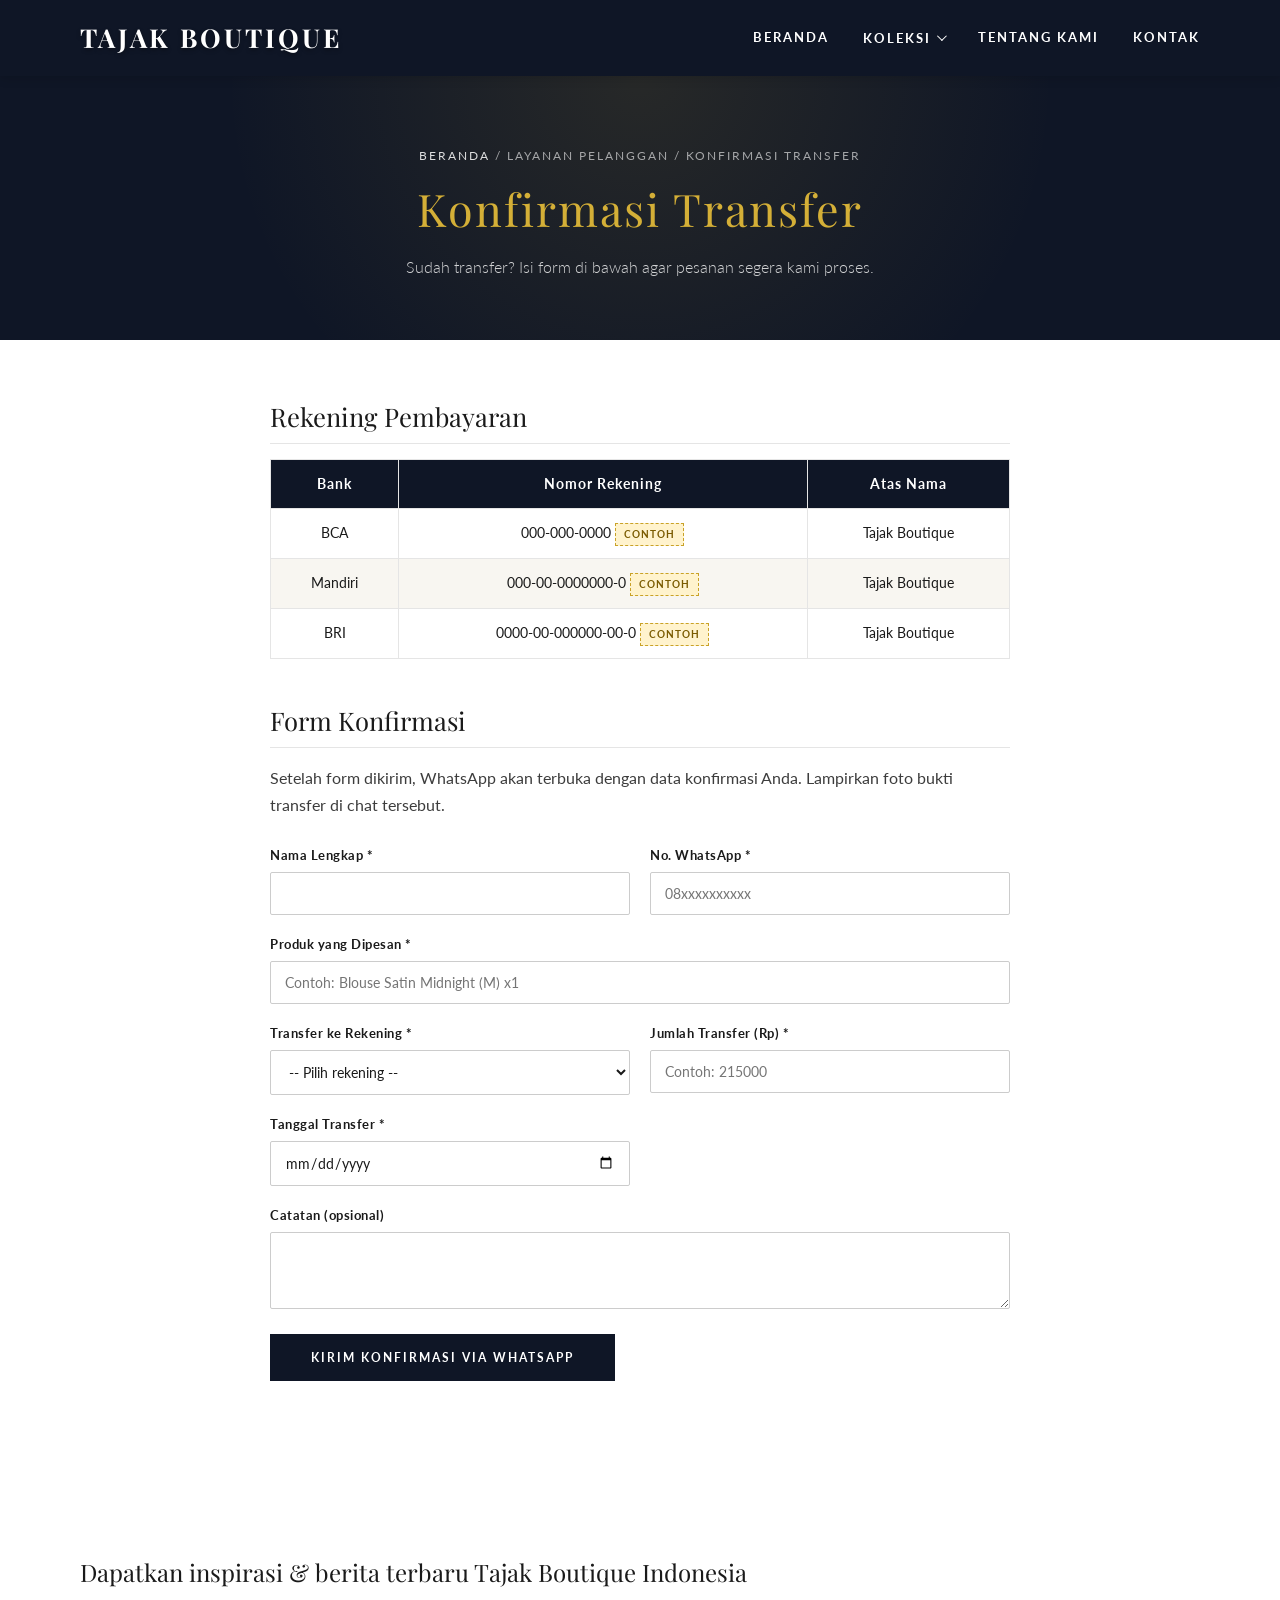
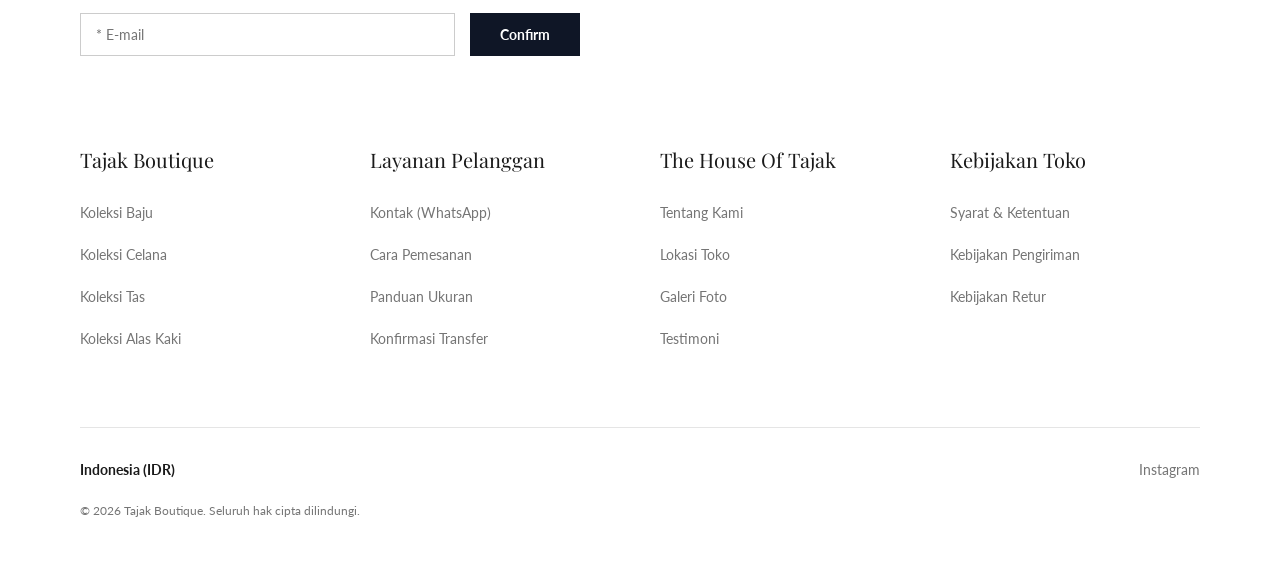
<file: tajak-boutique/tajak-boutique/tajak-boutique/konfirmasi-transfer.html>
<!DOCTYPE html>
<html lang="id">
<head>
  <meta charset="UTF-8">
  <meta name="viewport" content="width=device-width, initial-scale=1.0">
  <title>Konfirmasi Transfer | Tajak Boutique</title>
  <meta name="description" content="Konfirmasi pembayaran pesanan Tajak Boutique.">

  <!-- Font: Playfair Display (judul) & Lato (teks) -->
  <link rel="preconnect" href="https://fonts.googleapis.com">
  <link rel="preconnect" href="https://fonts.gstatic.com" crossorigin>
  <link href="https://fonts.googleapis.com/css2?family=Playfair+Display:ital,wght@0,400;0,600;0,700;1,400&family=Lato:wght@300;400;700&display=swap" rel="stylesheet">

  <!-- Stylesheet utama (satu file untuk semua halaman) -->
  <link rel="stylesheet" href="assets/css/style.css">
</head>
<body>

  <!-- =========================================
       HEADER & NAVBAR (sama di semua halaman)
       Tanda aktif: class="active" + aria-current="page" pada menu halaman ini.
       ========================================= -->
  <header class="site-header">
    <nav class="navbar" aria-label="Navigasi utama">
      <a href="index.html" class="logo">TAJAK BOUTIQUE</a>

      <!-- Tombol hamburger (hanya tampil di HP/tablet) -->
      <button class="nav-toggle" type="button" aria-label="Buka menu" aria-expanded="false" aria-controls="nav-menu">
        <span class="nav-toggle-bar"></span>
        <span class="nav-toggle-bar"></span>
        <span class="nav-toggle-bar"></span>
      </button>

      <ul class="nav-menu" id="nav-menu">
        <li><a href="index.html" class="nav-link">Beranda</a></li>
        <li class="nav-dropdown">
          <button type="button" class="nav-link dropdown-toggle" aria-expanded="false" aria-controls="submenu-koleksi">
            Koleksi <span class="caret" aria-hidden="true"></span>
          </button>
          <ul class="dropdown-menu" id="submenu-koleksi">
            <li><a href="koleksi-atasan.html">Atasan</a></li>
            <li><a href="koleksi-bawahan.html">Bawahan</a></li>
            <li><a href="koleksi-tas.html">Tas</a></li>
            <li><a href="koleksi-alas-kaki.html">Alas Kaki</a></li>
          </ul>
        </li>
        <li><a href="tentang-kami.html" class="nav-link">Tentang Kami</a></li>
        <li><a href="kontak.html" class="nav-link">Kontak</a></li>
      </ul>
    </nav>
  </header>

  <main>
    <!-- Judul halaman -->
    <section class="page-header">
      <p class="breadcrumb"><a href="index.html">Beranda</a> / Layanan Pelanggan / Konfirmasi Transfer</p>
      <h1 class="page-title">Konfirmasi Transfer</h1>
      <p class="page-subtitle">Sudah transfer? Isi form di bawah agar pesanan segera kami proses.</p>
    </section>

    <article class="page-content">
      <h2>Rekening Pembayaran</h2>
      <!-- GANTI ISI INI: nomor rekening di bawah hanya CONTOH, wajib diganti dengan rekening asli toko -->
      <div class="table-wrap">
        <table>
          <thead>
            <tr><th>Bank</th><th>Nomor Rekening</th><th>Atas Nama</th></tr>
          </thead>
          <tbody>
            <tr><td>BCA</td><td>000-000-0000 <span class="badge-contoh">Contoh</span></td><td>Tajak Boutique</td></tr>
            <tr><td>Mandiri</td><td>000-00-0000000-0 <span class="badge-contoh">Contoh</span></td><td>Tajak Boutique</td></tr>
            <tr><td>BRI</td><td>0000-00-000000-00-0 <span class="badge-contoh">Contoh</span></td><td>Tajak Boutique</td></tr>
          </tbody>
        </table>
      </div>
      <!-- /GANTI ISI INI -->

      <h2>Form Konfirmasi</h2>
      <p>Setelah form dikirim, WhatsApp akan terbuka dengan data konfirmasi Anda. Lampirkan foto bukti transfer di chat tersebut.</p>

      <!-- TODO (backend PHP): nanti form ini bisa dikirim ke server (misal api/konfirmasi.php)
           beserta upload foto bukti transfer. Lihat assets/js/main.js bagian 6. -->
      <form id="konfirmasi-form" novalidate>
        <div class="form-grid">
          <div class="form-field">
            <label for="k-nama">Nama Lengkap *</label>
            <input type="text" id="k-nama" name="nama" autocomplete="name" required>
          </div>
          <div class="form-field">
            <label for="k-telepon">No. WhatsApp *</label>
            <input type="tel" id="k-telepon" name="telepon" autocomplete="tel" placeholder="08xxxxxxxxxx" required>
          </div>
          <div class="form-field full">
            <label for="k-pesanan">Produk yang Dipesan *</label>
            <input type="text" id="k-pesanan" name="pesanan" placeholder="Contoh: Blouse Satin Midnight (M) x1" required>
          </div>
          <div class="form-field">
            <label for="k-bank">Transfer ke Rekening *</label>
            <select id="k-bank" name="bank" required>
              <option value="">-- Pilih rekening --</option>
              <option value="BCA">BCA</option>
              <option value="Mandiri">Mandiri</option>
              <option value="BRI">BRI</option>
            </select>
          </div>
          <div class="form-field">
            <label for="k-jumlah">Jumlah Transfer (Rp) *</label>
            <input type="text" id="k-jumlah" name="jumlah" inputmode="numeric" placeholder="Contoh: 215000" required>
          </div>
          <div class="form-field">
            <label for="k-tanggal">Tanggal Transfer *</label>
            <input type="date" id="k-tanggal" name="tanggal" required>
          </div>
          <div class="form-field full">
            <label for="k-catatan">Catatan (opsional)</label>
            <textarea id="k-catatan" name="catatan" rows="3"></textarea>
          </div>
        </div>
        <button type="submit" class="btn btn-dark">Kirim Konfirmasi via WhatsApp</button>
        <p class="form-message" id="konfirmasi-message" role="status" aria-live="polite"></p>
      </form>
    </article>
  </main>

  <!-- =========================================
       FOOTER (sama di semua halaman)
       ========================================= -->
  <footer class="footer-container">

    <!-- Newsletter -->
    <div class="newsletter-section">
      <div class="newsletter-title">Dapatkan inspirasi &amp; berita terbaru Tajak Boutique Indonesia</div>
      <!-- TODO (backend PHP): form ini nanti dikirim ke server agar email tersimpan di database. Lihat assets/js/main.js bagian 5. -->
      <form class="newsletter-form" id="newsletter-form" novalidate>
        <div class="input-group">
          <label for="newsletter-email" class="sr-only">Alamat e-mail</label>
          <input type="email" id="newsletter-email" name="email" placeholder="* E-mail" required>
        </div>
        <button type="submit" class="btn-submit">Confirm</button>
      </form>
      <p class="form-message" id="newsletter-message" role="status" aria-live="polite"></p>
    </div>

    <!-- Link footer -->
    <div class="links-grid">
      <div class="column">
        <h3>Tajak Boutique</h3>
        <ul>
          <li><a href="koleksi-atasan.html">Koleksi Baju</a></li>
          <li><a href="koleksi-bawahan.html">Koleksi Celana</a></li>
          <li><a href="koleksi-tas.html">Koleksi Tas</a></li>
          <li><a href="koleksi-alas-kaki.html">Koleksi Alas Kaki</a></li>
        </ul>
      </div>

      <div class="column">
        <h3>Layanan Pelanggan</h3>
        <ul>
          <li><a href="https://wa.me/6281958121931" target="_blank" rel="noopener">Kontak (WhatsApp)</a></li>
          <li><a href="cara-pemesanan.html">Cara Pemesanan</a></li>
          <li><a href="panduan-ukuran.html">Panduan Ukuran</a></li>
          <li><a href="konfirmasi-transfer.html">Konfirmasi Transfer</a></li>
        </ul>
      </div>

      <div class="column">
        <h3>The House Of Tajak</h3>
        <ul>
          <li><a href="tentang-kami.html">Tentang Kami</a></li>
          <li><a href="https://maps.app.goo.gl/6WzZq94cobvXwUwE8" target="_blank" rel="noopener">Lokasi Toko</a></li>
          <li><a href="galeri.html">Galeri Foto</a></li>
          <li><a href="testimoni.html">Testimoni</a></li>
        </ul>
      </div>

      <div class="column">
        <h3>Kebijakan Toko</h3>
        <ul>
          <li><a href="syarat-ketentuan.html">Syarat &amp; Ketentuan</a></li>
          <li><a href="kebijakan-pengiriman.html">Kebijakan Pengiriman</a></li>
          <li><a href="kebijakan-retur.html">Kebijakan Retur</a></li>
        </ul>
      </div>
    </div>

    <!-- Bar bawah -->
    <div class="bottom-bar">
      <div class="country-selector">Indonesia (IDR)</div>
      <div class="social-links">
        <a href="https://www.instagram.com/tajak_indonesia/" target="_blank" rel="noopener">Instagram</a>
      </div>
      <p class="copyright">&copy; 2026 Tajak Boutique. Seluruh hak cipta dilindungi.</p>
    </div>

  </footer>

  <!-- Script -->
  <script src="assets/js/main.js"></script>
</body>
</html>
</file>
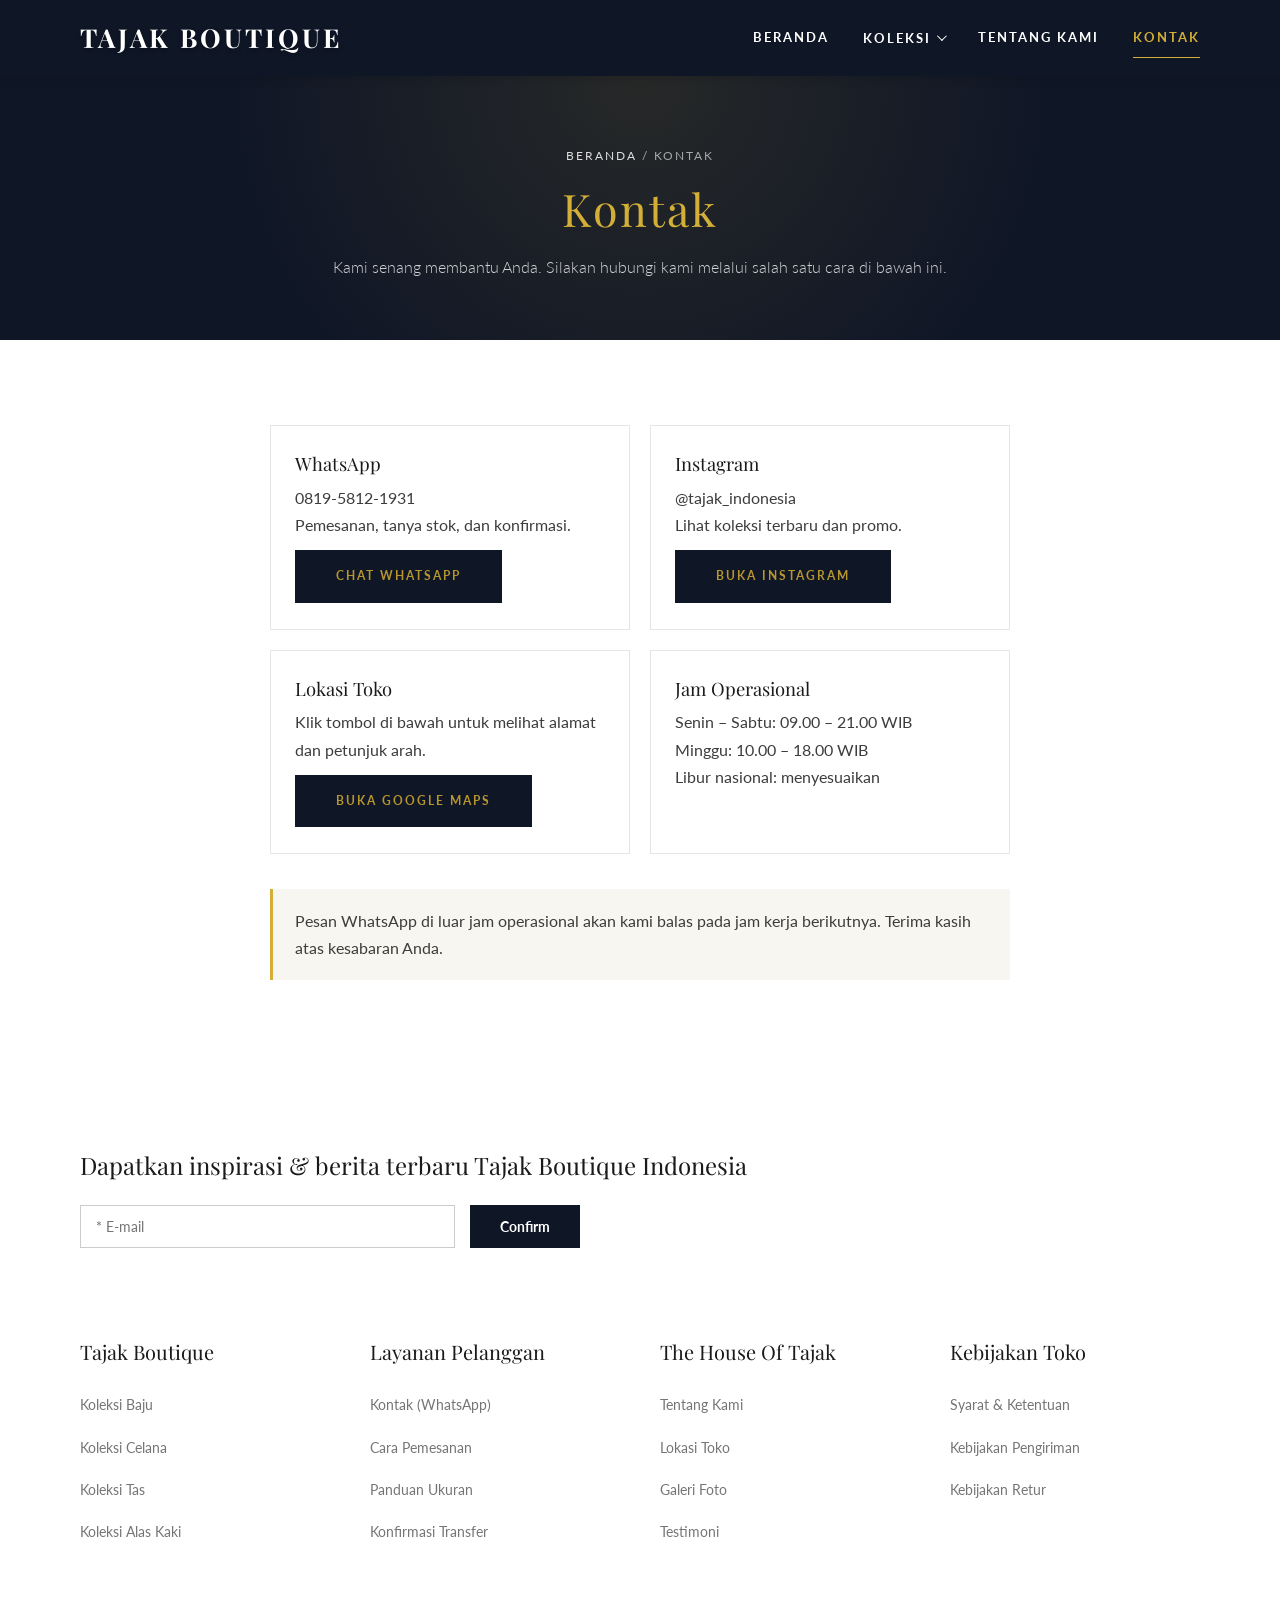
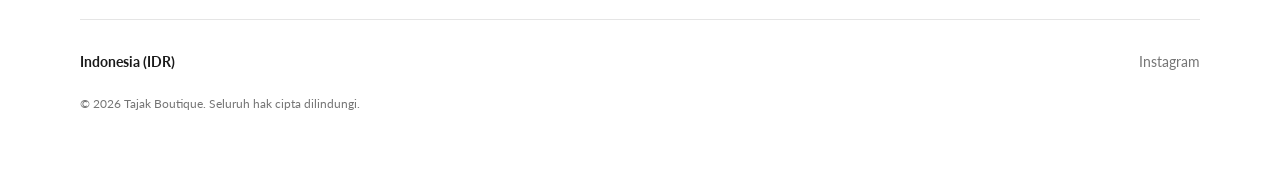
<file: tajak-boutique/tajak-boutique/tajak-boutique/kontak.html>
<!DOCTYPE html>
<html lang="id">
<head>
  <meta charset="UTF-8">
  <meta name="viewport" content="width=device-width, initial-scale=1.0">
  <title>Kontak | Tajak Boutique</title>
  <meta name="description" content="Hubungi Tajak Boutique melalui WhatsApp, Instagram, atau kunjungi toko kami.">

  <!-- Font: Playfair Display (judul) & Lato (teks) -->
  <link rel="preconnect" href="https://fonts.googleapis.com">
  <link rel="preconnect" href="https://fonts.gstatic.com" crossorigin>
  <link href="https://fonts.googleapis.com/css2?family=Playfair+Display:ital,wght@0,400;0,600;0,700;1,400&family=Lato:wght@300;400;700&display=swap" rel="stylesheet">

  <!-- Stylesheet utama (satu file untuk semua halaman) -->
  <link rel="stylesheet" href="assets/css/style.css">
</head>
<body>

  <!-- =========================================
       HEADER & NAVBAR (sama di semua halaman)
       Tanda aktif: class="active" + aria-current="page" pada menu halaman ini.
       ========================================= -->
  <header class="site-header">
    <nav class="navbar" aria-label="Navigasi utama">
      <a href="index.html" class="logo">TAJAK BOUTIQUE</a>

      <!-- Tombol hamburger (hanya tampil di HP/tablet) -->
      <button class="nav-toggle" type="button" aria-label="Buka menu" aria-expanded="false" aria-controls="nav-menu">
        <span class="nav-toggle-bar"></span>
        <span class="nav-toggle-bar"></span>
        <span class="nav-toggle-bar"></span>
      </button>

      <ul class="nav-menu" id="nav-menu">
        <li><a href="index.html" class="nav-link">Beranda</a></li>
        <li class="nav-dropdown">
          <button type="button" class="nav-link dropdown-toggle" aria-expanded="false" aria-controls="submenu-koleksi">
            Koleksi <span class="caret" aria-hidden="true"></span>
          </button>
          <ul class="dropdown-menu" id="submenu-koleksi">
            <li><a href="koleksi-atasan.html">Atasan</a></li>
            <li><a href="koleksi-bawahan.html">Bawahan</a></li>
            <li><a href="koleksi-tas.html">Tas</a></li>
            <li><a href="koleksi-alas-kaki.html">Alas Kaki</a></li>
          </ul>
        </li>
        <li><a href="tentang-kami.html" class="nav-link">Tentang Kami</a></li>
        <li><a href="kontak.html" class="nav-link active" aria-current="page">Kontak</a></li>
      </ul>
    </nav>
  </header>

  <main>
    <!-- Judul halaman -->
    <section class="page-header">
      <p class="breadcrumb"><a href="index.html">Beranda</a> / Kontak</p>
      <h1 class="page-title">Kontak</h1>
      <p class="page-subtitle">Kami senang membantu Anda. Silakan hubungi kami melalui salah satu cara di bawah ini.</p>
    </section>

    <article class="page-content">
      <!-- GANTI ISI INI: periksa kembali nomor, akun, alamat, dan jam buka -->
      <div class="contact-grid">
        <div class="contact-card">
          <h3>WhatsApp</h3>
          <p>0819-5812-1931<br>Pemesanan, tanya stok, dan konfirmasi.</p>
          <a href="https://wa.me/6281958121931" class="btn btn-dark" target="_blank" rel="noopener">Chat WhatsApp</a>
        </div>
        <div class="contact-card">
          <h3>Instagram</h3>
          <p>@tajak_indonesia<br>Lihat koleksi terbaru dan promo.</p>
          <a href="https://www.instagram.com/tajak_indonesia/" class="btn btn-dark" target="_blank" rel="noopener">Buka Instagram</a>
        </div>
        <div class="contact-card">
          <h3>Lokasi Toko</h3>
          <p>Klik tombol di bawah untuk melihat alamat dan petunjuk arah.</p>
          <a href="https://maps.app.goo.gl/6WzZq94cobvXwUwE8" class="btn btn-dark" target="_blank" rel="noopener">Buka Google Maps</a>
        </div>
        <div class="contact-card">
          <h3>Jam Operasional</h3>
          <p>Senin &ndash; Sabtu: 09.00 &ndash; 21.00 WIB<br>Minggu: 10.00 &ndash; 18.00 WIB<br>Libur nasional: menyesuaikan</p>
        </div>
      </div>
      <!-- /GANTI ISI INI -->

      <div class="note-box">
        <p>Pesan WhatsApp di luar jam operasional akan kami balas pada jam kerja berikutnya. Terima kasih atas kesabaran Anda.</p>
      </div>
    </article>
  </main>

  <!-- =========================================
       FOOTER (sama di semua halaman)
       ========================================= -->
  <footer class="footer-container">

    <!-- Newsletter -->
    <div class="newsletter-section">
      <div class="newsletter-title">Dapatkan inspirasi &amp; berita terbaru Tajak Boutique Indonesia</div>
      <!-- TODO (backend PHP): form ini nanti dikirim ke server agar email tersimpan di database. Lihat assets/js/main.js bagian 5. -->
      <form class="newsletter-form" id="newsletter-form" novalidate>
        <div class="input-group">
          <label for="newsletter-email" class="sr-only">Alamat e-mail</label>
          <input type="email" id="newsletter-email" name="email" placeholder="* E-mail" required>
        </div>
        <button type="submit" class="btn-submit">Confirm</button>
      </form>
      <p class="form-message" id="newsletter-message" role="status" aria-live="polite"></p>
    </div>

    <!-- Link footer -->
    <div class="links-grid">
      <div class="column">
        <h3>Tajak Boutique</h3>
        <ul>
          <li><a href="koleksi-atasan.html">Koleksi Baju</a></li>
          <li><a href="koleksi-bawahan.html">Koleksi Celana</a></li>
          <li><a href="koleksi-tas.html">Koleksi Tas</a></li>
          <li><a href="koleksi-alas-kaki.html">Koleksi Alas Kaki</a></li>
        </ul>
      </div>

      <div class="column">
        <h3>Layanan Pelanggan</h3>
        <ul>
          <li><a href="https://wa.me/6281958121931" target="_blank" rel="noopener">Kontak (WhatsApp)</a></li>
          <li><a href="cara-pemesanan.html">Cara Pemesanan</a></li>
          <li><a href="panduan-ukuran.html">Panduan Ukuran</a></li>
          <li><a href="konfirmasi-transfer.html">Konfirmasi Transfer</a></li>
        </ul>
      </div>

      <div class="column">
        <h3>The House Of Tajak</h3>
        <ul>
          <li><a href="tentang-kami.html">Tentang Kami</a></li>
          <li><a href="https://maps.app.goo.gl/6WzZq94cobvXwUwE8" target="_blank" rel="noopener">Lokasi Toko</a></li>
          <li><a href="galeri.html">Galeri Foto</a></li>
          <li><a href="testimoni.html">Testimoni</a></li>
        </ul>
      </div>

      <div class="column">
        <h3>Kebijakan Toko</h3>
        <ul>
          <li><a href="syarat-ketentuan.html">Syarat &amp; Ketentuan</a></li>
          <li><a href="kebijakan-pengiriman.html">Kebijakan Pengiriman</a></li>
          <li><a href="kebijakan-retur.html">Kebijakan Retur</a></li>
        </ul>
      </div>
    </div>

    <!-- Bar bawah -->
    <div class="bottom-bar">
      <div class="country-selector">Indonesia (IDR)</div>
      <div class="social-links">
        <a href="https://www.instagram.com/tajak_indonesia/" target="_blank" rel="noopener">Instagram</a>
      </div>
      <p class="copyright">&copy; 2026 Tajak Boutique. Seluruh hak cipta dilindungi.</p>
    </div>

  </footer>

  <!-- Script -->
  <script src="assets/js/main.js"></script>
</body>
</html>
</file>
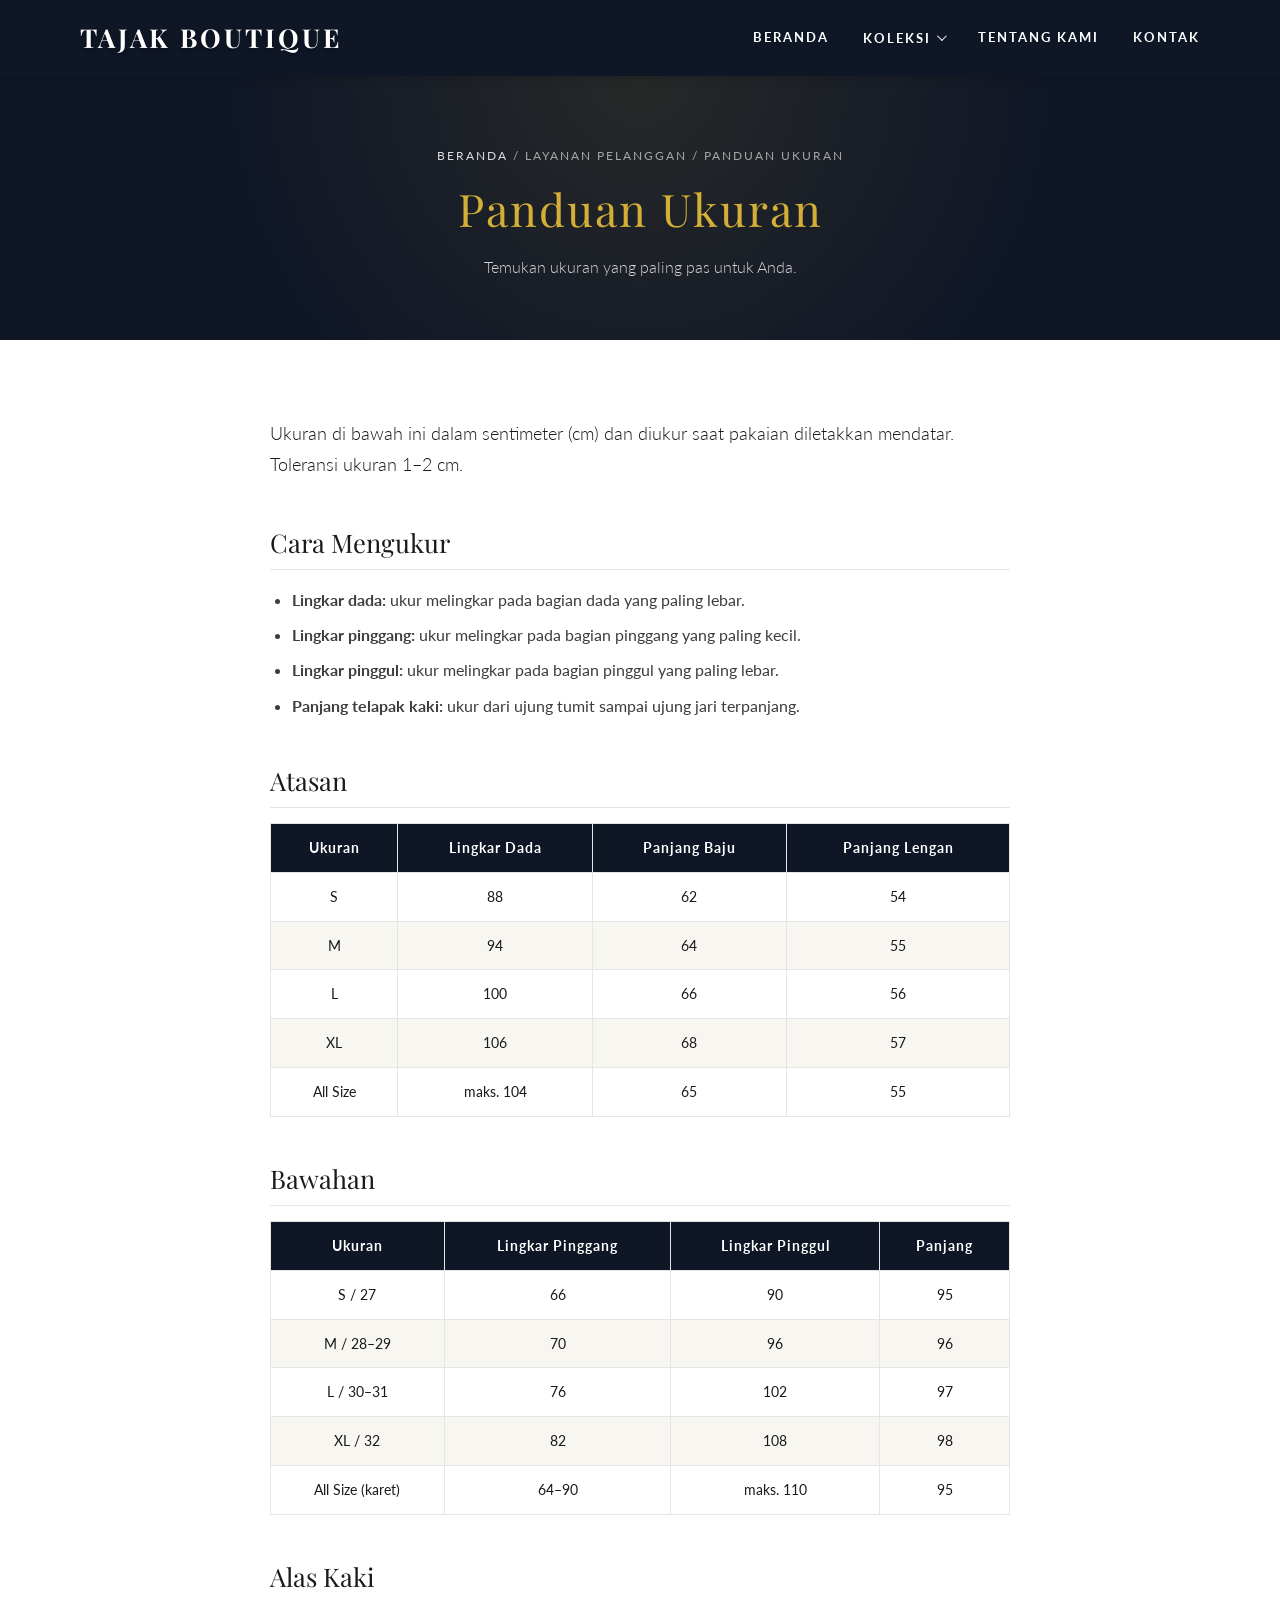
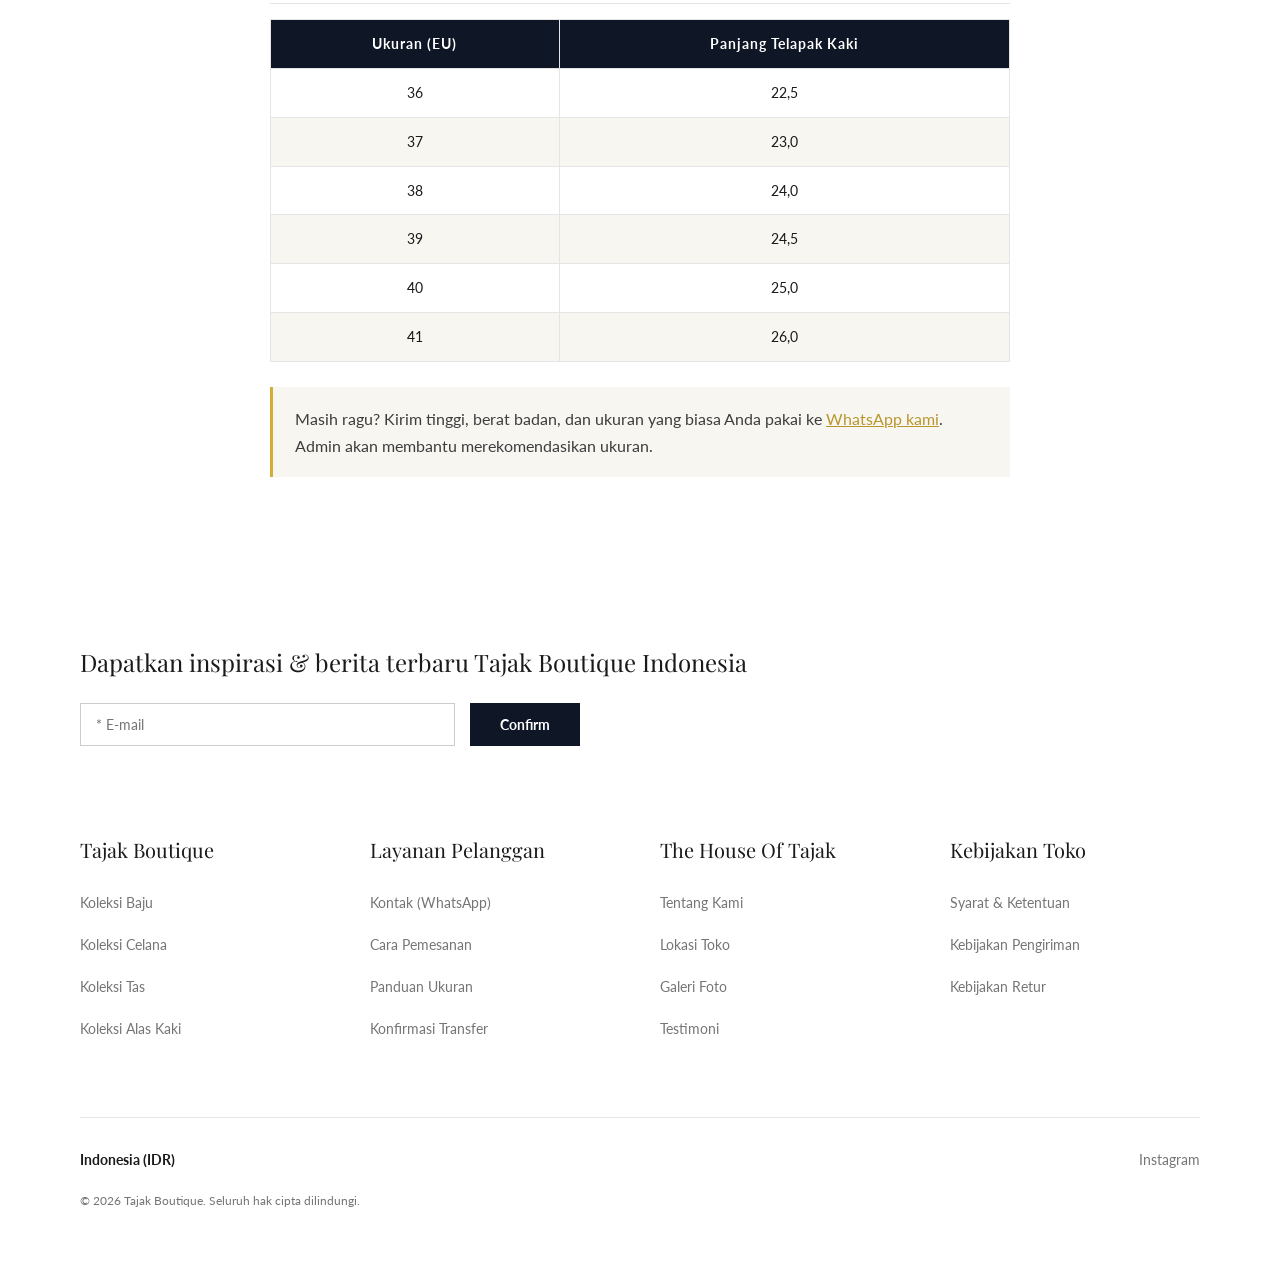
<file: tajak-boutique/tajak-boutique/tajak-boutique/panduan-ukuran.html>
<!DOCTYPE html>
<html lang="id">
<head>
  <meta charset="UTF-8">
  <meta name="viewport" content="width=device-width, initial-scale=1.0">
  <title>Panduan Ukuran | Tajak Boutique</title>
  <meta name="description" content="Tabel ukuran atasan, bawahan, dan alas kaki Tajak Boutique.">

  <!-- Font: Playfair Display (judul) & Lato (teks) -->
  <link rel="preconnect" href="https://fonts.googleapis.com">
  <link rel="preconnect" href="https://fonts.gstatic.com" crossorigin>
  <link href="https://fonts.googleapis.com/css2?family=Playfair+Display:ital,wght@0,400;0,600;0,700;1,400&family=Lato:wght@300;400;700&display=swap" rel="stylesheet">

  <!-- Stylesheet utama (satu file untuk semua halaman) -->
  <link rel="stylesheet" href="assets/css/style.css">
</head>
<body>

  <!-- =========================================
       HEADER & NAVBAR (sama di semua halaman)
       Tanda aktif: class="active" + aria-current="page" pada menu halaman ini.
       ========================================= -->
  <header class="site-header">
    <nav class="navbar" aria-label="Navigasi utama">
      <a href="index.html" class="logo">TAJAK BOUTIQUE</a>

      <!-- Tombol hamburger (hanya tampil di HP/tablet) -->
      <button class="nav-toggle" type="button" aria-label="Buka menu" aria-expanded="false" aria-controls="nav-menu">
        <span class="nav-toggle-bar"></span>
        <span class="nav-toggle-bar"></span>
        <span class="nav-toggle-bar"></span>
      </button>

      <ul class="nav-menu" id="nav-menu">
        <li><a href="index.html" class="nav-link">Beranda</a></li>
        <li class="nav-dropdown">
          <button type="button" class="nav-link dropdown-toggle" aria-expanded="false" aria-controls="submenu-koleksi">
            Koleksi <span class="caret" aria-hidden="true"></span>
          </button>
          <ul class="dropdown-menu" id="submenu-koleksi">
            <li><a href="koleksi-atasan.html">Atasan</a></li>
            <li><a href="koleksi-bawahan.html">Bawahan</a></li>
            <li><a href="koleksi-tas.html">Tas</a></li>
            <li><a href="koleksi-alas-kaki.html">Alas Kaki</a></li>
          </ul>
        </li>
        <li><a href="tentang-kami.html" class="nav-link">Tentang Kami</a></li>
        <li><a href="kontak.html" class="nav-link">Kontak</a></li>
      </ul>
    </nav>
  </header>

  <main>
    <!-- Judul halaman -->
    <section class="page-header">
      <p class="breadcrumb"><a href="index.html">Beranda</a> / Layanan Pelanggan / Panduan Ukuran</p>
      <h1 class="page-title">Panduan Ukuran</h1>
      <p class="page-subtitle">Temukan ukuran yang paling pas untuk Anda.</p>
    </section>

    <article class="page-content">
      <p class="lead">Ukuran di bawah ini dalam sentimeter (cm) dan diukur saat pakaian diletakkan mendatar. Toleransi ukuran 1&ndash;2 cm.</p>

      <h2>Cara Mengukur</h2>
      <ul>
        <li><strong>Lingkar dada:</strong> ukur melingkar pada bagian dada yang paling lebar.</li>
        <li><strong>Lingkar pinggang:</strong> ukur melingkar pada bagian pinggang yang paling kecil.</li>
        <li><strong>Lingkar pinggul:</strong> ukur melingkar pada bagian pinggul yang paling lebar.</li>
        <li><strong>Panjang telapak kaki:</strong> ukur dari ujung tumit sampai ujung jari terpanjang.</li>
      </ul>

      <!-- GANTI ISI INI: sesuaikan angka dengan ukuran produk Anda -->
      <h2>Atasan</h2>
      <div class="table-wrap">
        <table>
          <thead>
            <tr><th>Ukuran</th><th>Lingkar Dada</th><th>Panjang Baju</th><th>Panjang Lengan</th></tr>
          </thead>
          <tbody>
            <tr><td>S</td><td>88</td><td>62</td><td>54</td></tr>
            <tr><td>M</td><td>94</td><td>64</td><td>55</td></tr>
            <tr><td>L</td><td>100</td><td>66</td><td>56</td></tr>
            <tr><td>XL</td><td>106</td><td>68</td><td>57</td></tr>
            <tr><td>All Size</td><td>maks. 104</td><td>65</td><td>55</td></tr>
          </tbody>
        </table>
      </div>

      <h2>Bawahan</h2>
      <div class="table-wrap">
        <table>
          <thead>
            <tr><th>Ukuran</th><th>Lingkar Pinggang</th><th>Lingkar Pinggul</th><th>Panjang</th></tr>
          </thead>
          <tbody>
            <tr><td>S / 27</td><td>66</td><td>90</td><td>95</td></tr>
            <tr><td>M / 28&ndash;29</td><td>70</td><td>96</td><td>96</td></tr>
            <tr><td>L / 30&ndash;31</td><td>76</td><td>102</td><td>97</td></tr>
            <tr><td>XL / 32</td><td>82</td><td>108</td><td>98</td></tr>
            <tr><td>All Size (karet)</td><td>64&ndash;90</td><td>maks. 110</td><td>95</td></tr>
          </tbody>
        </table>
      </div>

      <h2>Alas Kaki</h2>
      <div class="table-wrap">
        <table>
          <thead>
            <tr><th>Ukuran (EU)</th><th>Panjang Telapak Kaki</th></tr>
          </thead>
          <tbody>
            <tr><td>36</td><td>22,5</td></tr>
            <tr><td>37</td><td>23,0</td></tr>
            <tr><td>38</td><td>24,0</td></tr>
            <tr><td>39</td><td>24,5</td></tr>
            <tr><td>40</td><td>25,0</td></tr>
            <tr><td>41</td><td>26,0</td></tr>
          </tbody>
        </table>
      </div>
      <!-- /GANTI ISI INI -->

      <div class="note-box">
        <p>Masih ragu? Kirim tinggi, berat badan, dan ukuran yang biasa Anda pakai ke <a href="https://wa.me/6281958121931" target="_blank" rel="noopener">WhatsApp kami</a>. Admin akan membantu merekomendasikan ukuran.</p>
      </div>
    </article>
  </main>

  <!-- =========================================
       FOOTER (sama di semua halaman)
       ========================================= -->
  <footer class="footer-container">

    <!-- Newsletter -->
    <div class="newsletter-section">
      <div class="newsletter-title">Dapatkan inspirasi &amp; berita terbaru Tajak Boutique Indonesia</div>
      <!-- TODO (backend PHP): form ini nanti dikirim ke server agar email tersimpan di database. Lihat assets/js/main.js bagian 5. -->
      <form class="newsletter-form" id="newsletter-form" novalidate>
        <div class="input-group">
          <label for="newsletter-email" class="sr-only">Alamat e-mail</label>
          <input type="email" id="newsletter-email" name="email" placeholder="* E-mail" required>
        </div>
        <button type="submit" class="btn-submit">Confirm</button>
      </form>
      <p class="form-message" id="newsletter-message" role="status" aria-live="polite"></p>
    </div>

    <!-- Link footer -->
    <div class="links-grid">
      <div class="column">
        <h3>Tajak Boutique</h3>
        <ul>
          <li><a href="koleksi-atasan.html">Koleksi Baju</a></li>
          <li><a href="koleksi-bawahan.html">Koleksi Celana</a></li>
          <li><a href="koleksi-tas.html">Koleksi Tas</a></li>
          <li><a href="koleksi-alas-kaki.html">Koleksi Alas Kaki</a></li>
        </ul>
      </div>

      <div class="column">
        <h3>Layanan Pelanggan</h3>
        <ul>
          <li><a href="https://wa.me/6281958121931" target="_blank" rel="noopener">Kontak (WhatsApp)</a></li>
          <li><a href="cara-pemesanan.html">Cara Pemesanan</a></li>
          <li><a href="panduan-ukuran.html">Panduan Ukuran</a></li>
          <li><a href="konfirmasi-transfer.html">Konfirmasi Transfer</a></li>
        </ul>
      </div>

      <div class="column">
        <h3>The House Of Tajak</h3>
        <ul>
          <li><a href="tentang-kami.html">Tentang Kami</a></li>
          <li><a href="https://maps.app.goo.gl/6WzZq94cobvXwUwE8" target="_blank" rel="noopener">Lokasi Toko</a></li>
          <li><a href="galeri.html">Galeri Foto</a></li>
          <li><a href="testimoni.html">Testimoni</a></li>
        </ul>
      </div>

      <div class="column">
        <h3>Kebijakan Toko</h3>
        <ul>
          <li><a href="syarat-ketentuan.html">Syarat &amp; Ketentuan</a></li>
          <li><a href="kebijakan-pengiriman.html">Kebijakan Pengiriman</a></li>
          <li><a href="kebijakan-retur.html">Kebijakan Retur</a></li>
        </ul>
      </div>
    </div>

    <!-- Bar bawah -->
    <div class="bottom-bar">
      <div class="country-selector">Indonesia (IDR)</div>
      <div class="social-links">
        <a href="https://www.instagram.com/tajak_indonesia/" target="_blank" rel="noopener">Instagram</a>
      </div>
      <p class="copyright">&copy; 2026 Tajak Boutique. Seluruh hak cipta dilindungi.</p>
    </div>

  </footer>

  <!-- Script -->
  <script src="assets/js/main.js"></script>
</body>
</html>
</file>
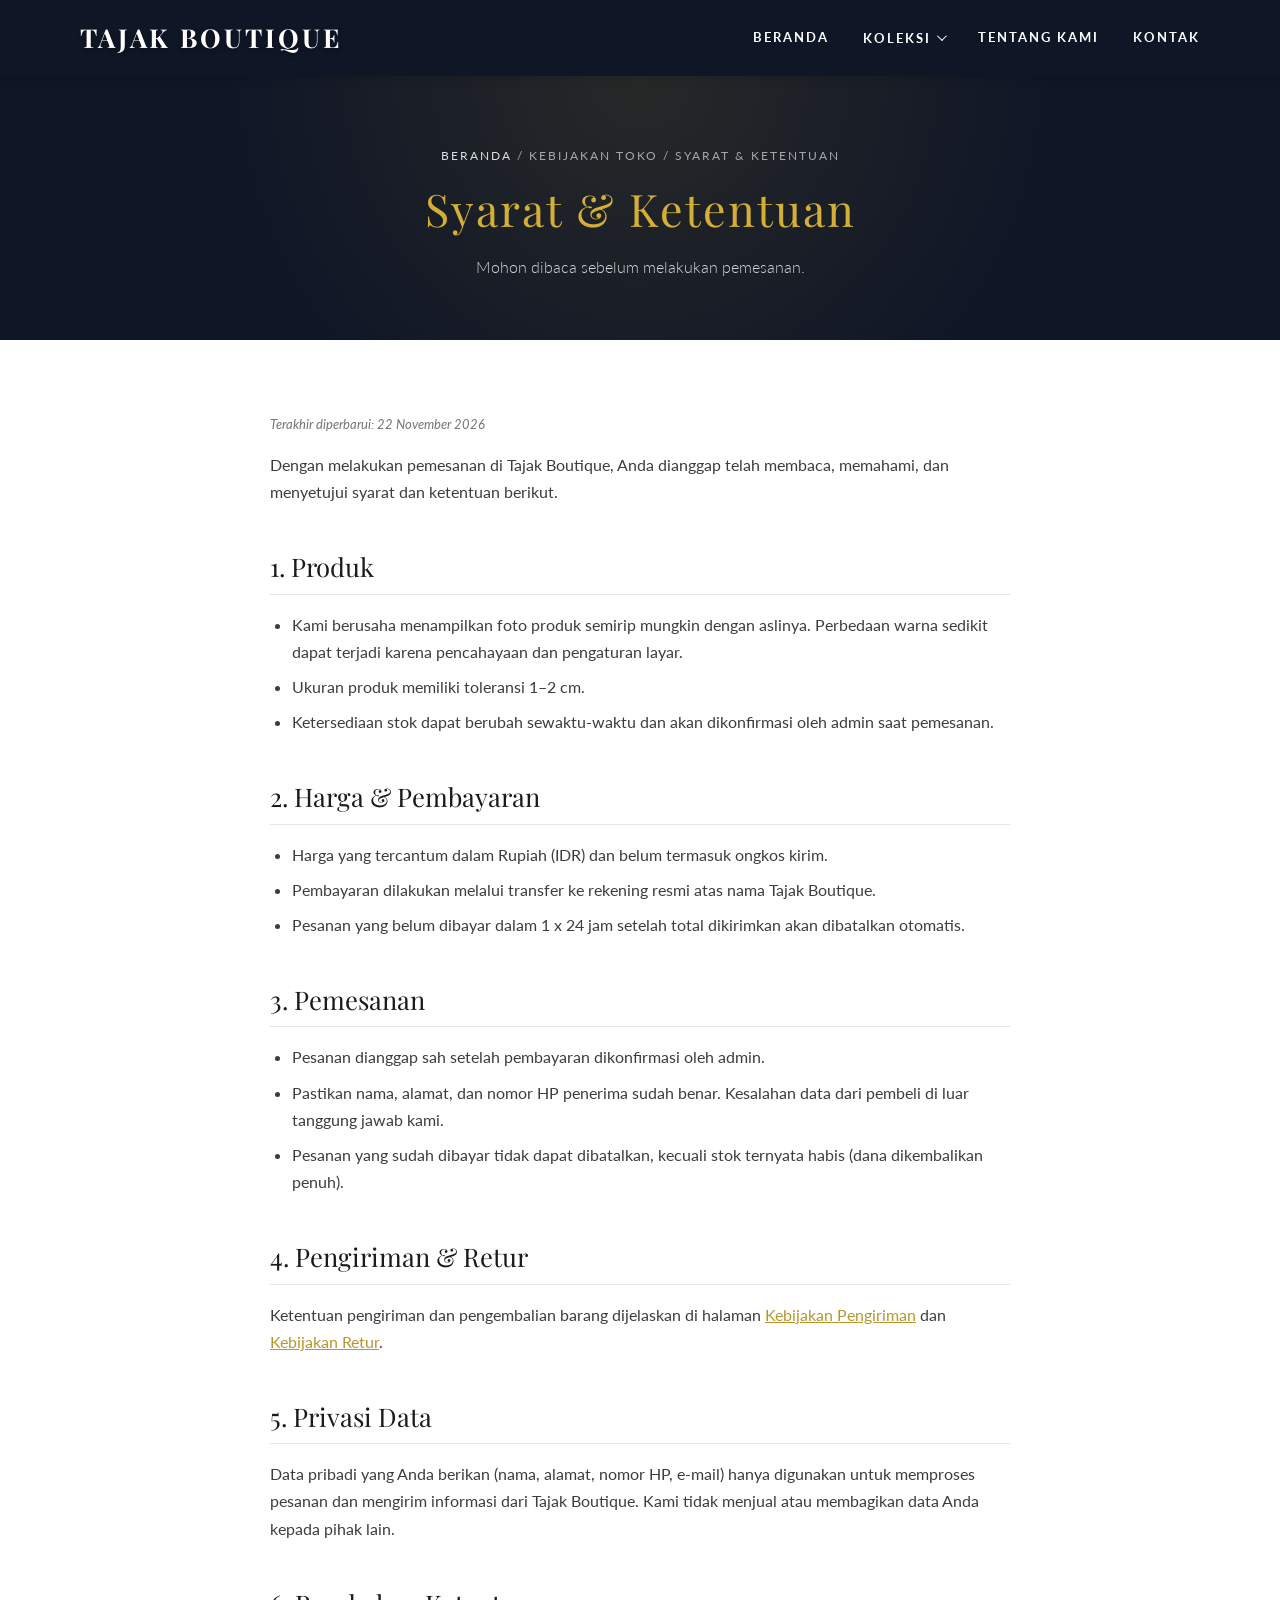
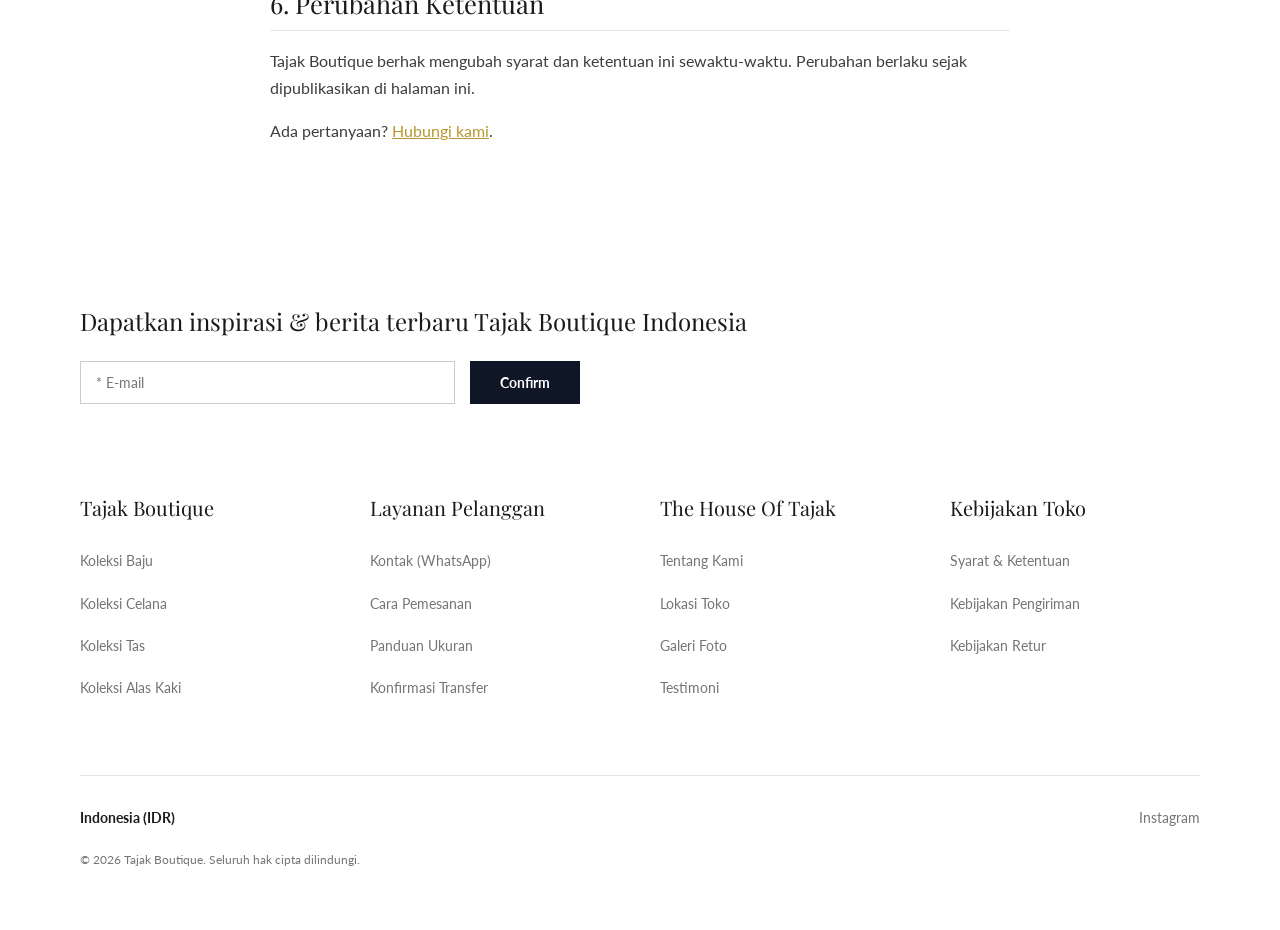
<file: tajak-boutique/tajak-boutique/tajak-boutique/syarat-ketentuan.html>
<!DOCTYPE html>
<html lang="id">
<head>
  <meta charset="UTF-8">
  <meta name="viewport" content="width=device-width, initial-scale=1.0">
  <title>Syarat &amp; Ketentuan | Tajak Boutique</title>
  <meta name="description" content="Syarat dan ketentuan berbelanja di Tajak Boutique.">

  <!-- Font: Playfair Display (judul) & Lato (teks) -->
  <link rel="preconnect" href="https://fonts.googleapis.com">
  <link rel="preconnect" href="https://fonts.gstatic.com" crossorigin>
  <link href="https://fonts.googleapis.com/css2?family=Playfair+Display:ital,wght@0,400;0,600;0,700;1,400&family=Lato:wght@300;400;700&display=swap" rel="stylesheet">

  <!-- Stylesheet utama (satu file untuk semua halaman) -->
  <link rel="stylesheet" href="assets/css/style.css">
</head>
<body>

  <!-- =========================================
       HEADER & NAVBAR (sama di semua halaman)
       Tanda aktif: class="active" + aria-current="page" pada menu halaman ini.
       ========================================= -->
  <header class="site-header">
    <nav class="navbar" aria-label="Navigasi utama">
      <a href="index.html" class="logo">TAJAK BOUTIQUE</a>

      <!-- Tombol hamburger (hanya tampil di HP/tablet) -->
      <button class="nav-toggle" type="button" aria-label="Buka menu" aria-expanded="false" aria-controls="nav-menu">
        <span class="nav-toggle-bar"></span>
        <span class="nav-toggle-bar"></span>
        <span class="nav-toggle-bar"></span>
      </button>

      <ul class="nav-menu" id="nav-menu">
        <li><a href="index.html" class="nav-link">Beranda</a></li>
        <li class="nav-dropdown">
          <button type="button" class="nav-link dropdown-toggle" aria-expanded="false" aria-controls="submenu-koleksi">
            Koleksi <span class="caret" aria-hidden="true"></span>
          </button>
          <ul class="dropdown-menu" id="submenu-koleksi">
            <li><a href="koleksi-atasan.html">Atasan</a></li>
            <li><a href="koleksi-bawahan.html">Bawahan</a></li>
            <li><a href="koleksi-tas.html">Tas</a></li>
            <li><a href="koleksi-alas-kaki.html">Alas Kaki</a></li>
          </ul>
        </li>
        <li><a href="tentang-kami.html" class="nav-link">Tentang Kami</a></li>
        <li><a href="kontak.html" class="nav-link">Kontak</a></li>
      </ul>
    </nav>
  </header>

  <main>
    <!-- Judul halaman -->
    <section class="page-header">
      <p class="breadcrumb"><a href="index.html">Beranda</a> / Kebijakan Toko / Syarat &amp; Ketentuan</p>
      <h1 class="page-title">Syarat &amp; Ketentuan</h1>
      <p class="page-subtitle">Mohon dibaca sebelum melakukan pemesanan.</p>
    </section>

    <article class="page-content">
      <!-- GANTI ISI INI: sesuaikan seluruh ketentuan dengan kebijakan toko Anda -->
      <p class="updated">Terakhir diperbarui: 22 November 2026</p>
      <p>Dengan melakukan pemesanan di Tajak Boutique, Anda dianggap telah membaca, memahami, dan menyetujui syarat dan ketentuan berikut.</p>

      <h2>1. Produk</h2>
      <ul>
        <li>Kami berusaha menampilkan foto produk semirip mungkin dengan aslinya. Perbedaan warna sedikit dapat terjadi karena pencahayaan dan pengaturan layar.</li>
        <li>Ukuran produk memiliki toleransi 1&ndash;2 cm.</li>
        <li>Ketersediaan stok dapat berubah sewaktu-waktu dan akan dikonfirmasi oleh admin saat pemesanan.</li>
      </ul>

      <h2>2. Harga &amp; Pembayaran</h2>
      <ul>
        <li>Harga yang tercantum dalam Rupiah (IDR) dan belum termasuk ongkos kirim.</li>
        <li>Pembayaran dilakukan melalui transfer ke rekening resmi atas nama Tajak Boutique.</li>
        <li>Pesanan yang belum dibayar dalam 1 x 24 jam setelah total dikirimkan akan dibatalkan otomatis.</li>
      </ul>

      <h2>3. Pemesanan</h2>
      <ul>
        <li>Pesanan dianggap sah setelah pembayaran dikonfirmasi oleh admin.</li>
        <li>Pastikan nama, alamat, dan nomor HP penerima sudah benar. Kesalahan data dari pembeli di luar tanggung jawab kami.</li>
        <li>Pesanan yang sudah dibayar tidak dapat dibatalkan, kecuali stok ternyata habis (dana dikembalikan penuh).</li>
      </ul>

      <h2>4. Pengiriman &amp; Retur</h2>
      <p>Ketentuan pengiriman dan pengembalian barang dijelaskan di halaman <a href="kebijakan-pengiriman.html">Kebijakan Pengiriman</a> dan <a href="kebijakan-retur.html">Kebijakan Retur</a>.</p>

      <h2>5. Privasi Data</h2>
      <p>Data pribadi yang Anda berikan (nama, alamat, nomor HP, e-mail) hanya digunakan untuk memproses pesanan dan mengirim informasi dari Tajak Boutique. Kami tidak menjual atau membagikan data Anda kepada pihak lain.</p>

      <h2>6. Perubahan Ketentuan</h2>
      <p>Tajak Boutique berhak mengubah syarat dan ketentuan ini sewaktu-waktu. Perubahan berlaku sejak dipublikasikan di halaman ini.</p>
      <!-- /GANTI ISI INI -->

      <p>Ada pertanyaan? <a href="kontak.html">Hubungi kami</a>.</p>
    </article>
  </main>

  <!-- =========================================
       FOOTER (sama di semua halaman)
       ========================================= -->
  <footer class="footer-container">

    <!-- Newsletter -->
    <div class="newsletter-section">
      <div class="newsletter-title">Dapatkan inspirasi &amp; berita terbaru Tajak Boutique Indonesia</div>
      <!-- TODO (backend PHP): form ini nanti dikirim ke server agar email tersimpan di database. Lihat assets/js/main.js bagian 5. -->
      <form class="newsletter-form" id="newsletter-form" novalidate>
        <div class="input-group">
          <label for="newsletter-email" class="sr-only">Alamat e-mail</label>
          <input type="email" id="newsletter-email" name="email" placeholder="* E-mail" required>
        </div>
        <button type="submit" class="btn-submit">Confirm</button>
      </form>
      <p class="form-message" id="newsletter-message" role="status" aria-live="polite"></p>
    </div>

    <!-- Link footer -->
    <div class="links-grid">
      <div class="column">
        <h3>Tajak Boutique</h3>
        <ul>
          <li><a href="koleksi-atasan.html">Koleksi Baju</a></li>
          <li><a href="koleksi-bawahan.html">Koleksi Celana</a></li>
          <li><a href="koleksi-tas.html">Koleksi Tas</a></li>
          <li><a href="koleksi-alas-kaki.html">Koleksi Alas Kaki</a></li>
        </ul>
      </div>

      <div class="column">
        <h3>Layanan Pelanggan</h3>
        <ul>
          <li><a href="https://wa.me/6281958121931" target="_blank" rel="noopener">Kontak (WhatsApp)</a></li>
          <li><a href="cara-pemesanan.html">Cara Pemesanan</a></li>
          <li><a href="panduan-ukuran.html">Panduan Ukuran</a></li>
          <li><a href="konfirmasi-transfer.html">Konfirmasi Transfer</a></li>
        </ul>
      </div>

      <div class="column">
        <h3>The House Of Tajak</h3>
        <ul>
          <li><a href="tentang-kami.html">Tentang Kami</a></li>
          <li><a href="https://maps.app.goo.gl/6WzZq94cobvXwUwE8" target="_blank" rel="noopener">Lokasi Toko</a></li>
          <li><a href="galeri.html">Galeri Foto</a></li>
          <li><a href="testimoni.html">Testimoni</a></li>
        </ul>
      </div>

      <div class="column">
        <h3>Kebijakan Toko</h3>
        <ul>
          <li><a href="syarat-ketentuan.html">Syarat &amp; Ketentuan</a></li>
          <li><a href="kebijakan-pengiriman.html">Kebijakan Pengiriman</a></li>
          <li><a href="kebijakan-retur.html">Kebijakan Retur</a></li>
        </ul>
      </div>
    </div>

    <!-- Bar bawah -->
    <div class="bottom-bar">
      <div class="country-selector">Indonesia (IDR)</div>
      <div class="social-links">
        <a href="https://www.instagram.com/tajak_indonesia/" target="_blank" rel="noopener">Instagram</a>
      </div>
      <p class="copyright">&copy; 2026 Tajak Boutique. Seluruh hak cipta dilindungi.</p>
    </div>

  </footer>

  <!-- Script -->
  <script src="assets/js/main.js"></script>
</body>
</html>
</file>
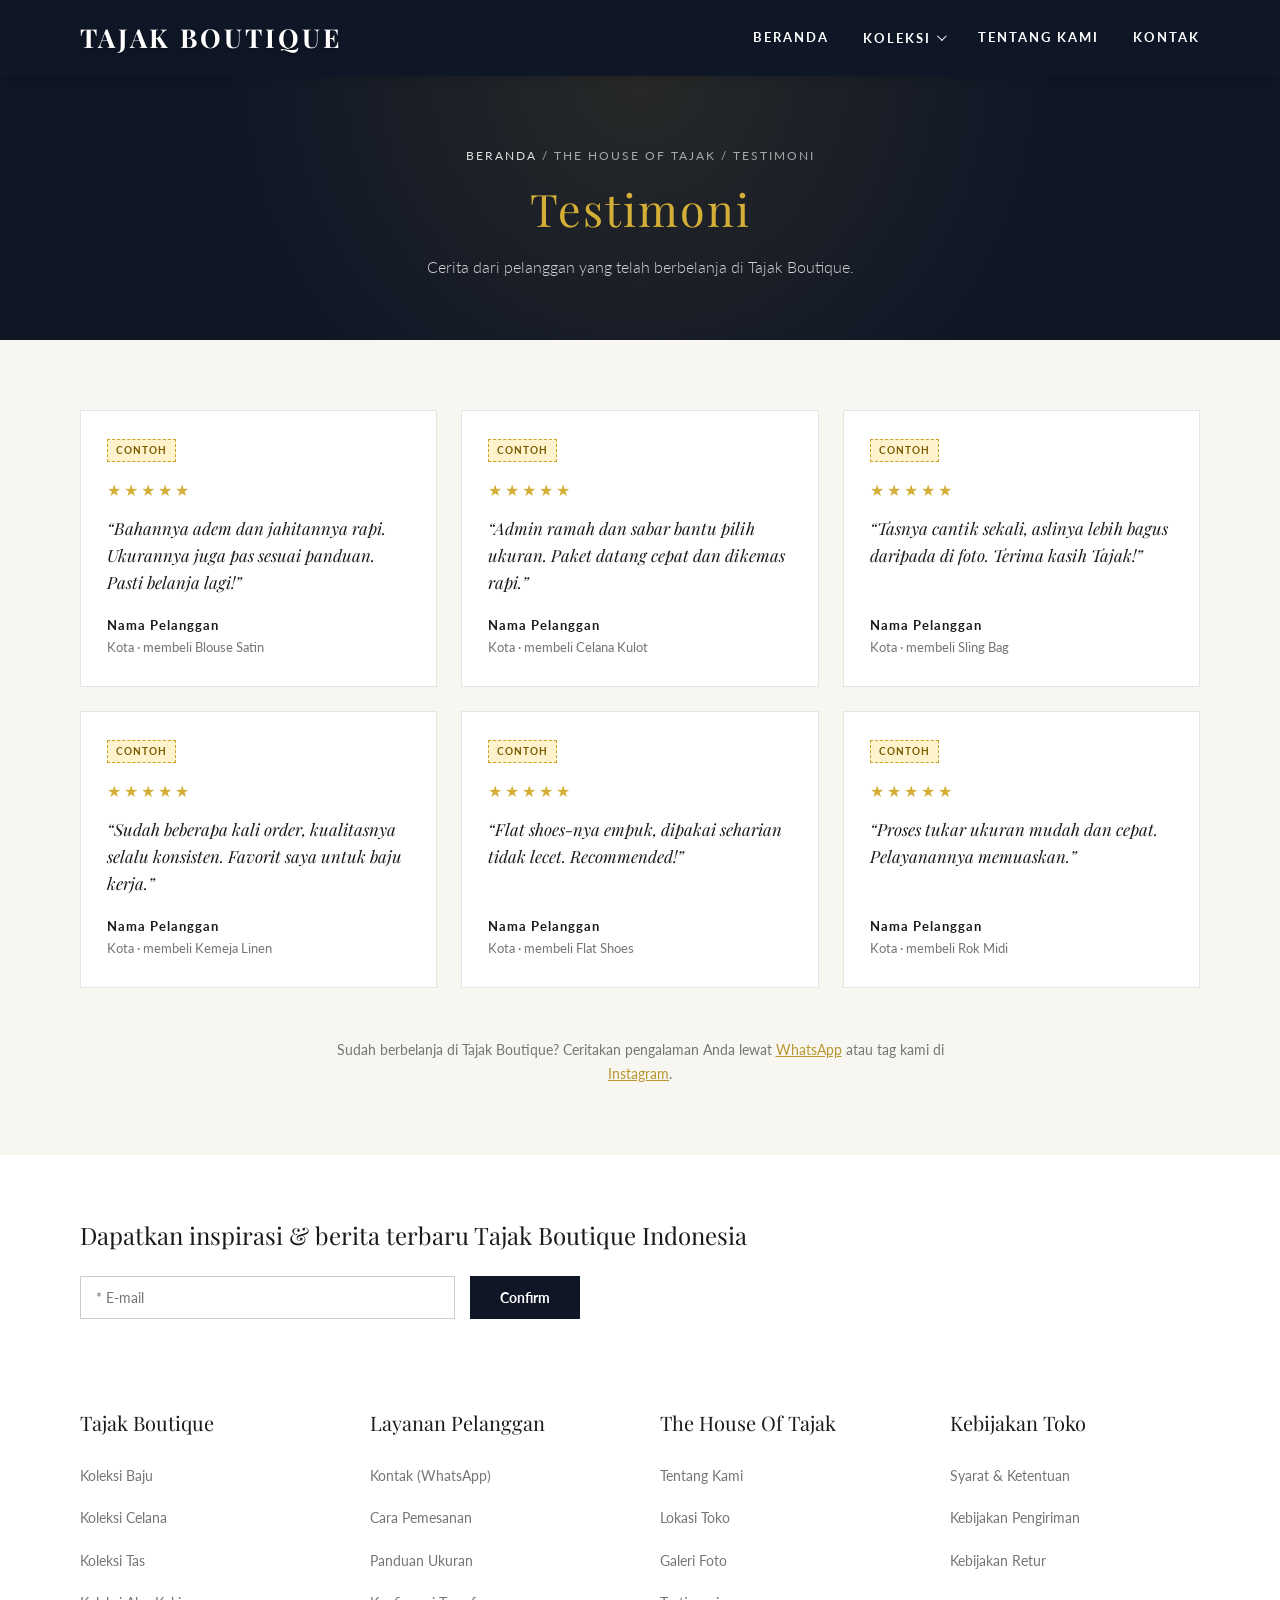
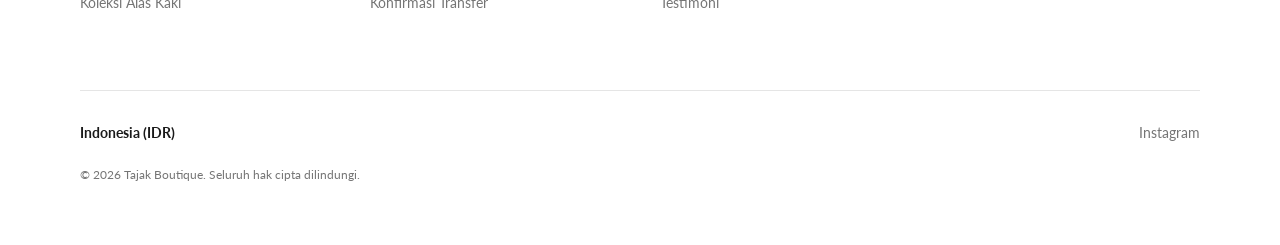
<file: tajak-boutique/tajak-boutique/tajak-boutique/testimoni.html>
<!DOCTYPE html>
<html lang="id">
<head>
  <meta charset="UTF-8">
  <meta name="viewport" content="width=device-width, initial-scale=1.0">
  <title>Testimoni | Tajak Boutique</title>
  <meta name="description" content="Testimoni pelanggan Tajak Boutique.">

  <!-- Font: Playfair Display (judul) & Lato (teks) -->
  <link rel="preconnect" href="https://fonts.googleapis.com">
  <link rel="preconnect" href="https://fonts.gstatic.com" crossorigin>
  <link href="https://fonts.googleapis.com/css2?family=Playfair+Display:ital,wght@0,400;0,600;0,700;1,400&family=Lato:wght@300;400;700&display=swap" rel="stylesheet">

  <!-- Stylesheet utama (satu file untuk semua halaman) -->
  <link rel="stylesheet" href="assets/css/style.css">
</head>
<body>

  <!-- =========================================
       HEADER & NAVBAR (sama di semua halaman)
       Tanda aktif: class="active" + aria-current="page" pada menu halaman ini.
       ========================================= -->
  <header class="site-header">
    <nav class="navbar" aria-label="Navigasi utama">
      <a href="index.html" class="logo">TAJAK BOUTIQUE</a>

      <!-- Tombol hamburger (hanya tampil di HP/tablet) -->
      <button class="nav-toggle" type="button" aria-label="Buka menu" aria-expanded="false" aria-controls="nav-menu">
        <span class="nav-toggle-bar"></span>
        <span class="nav-toggle-bar"></span>
        <span class="nav-toggle-bar"></span>
      </button>

      <ul class="nav-menu" id="nav-menu">
        <li><a href="index.html" class="nav-link">Beranda</a></li>
        <li class="nav-dropdown">
          <button type="button" class="nav-link dropdown-toggle" aria-expanded="false" aria-controls="submenu-koleksi">
            Koleksi <span class="caret" aria-hidden="true"></span>
          </button>
          <ul class="dropdown-menu" id="submenu-koleksi">
            <li><a href="koleksi-atasan.html">Atasan</a></li>
            <li><a href="koleksi-bawahan.html">Bawahan</a></li>
            <li><a href="koleksi-tas.html">Tas</a></li>
            <li><a href="koleksi-alas-kaki.html">Alas Kaki</a></li>
          </ul>
        </li>
        <li><a href="tentang-kami.html" class="nav-link">Tentang Kami</a></li>
        <li><a href="kontak.html" class="nav-link">Kontak</a></li>
      </ul>
    </nav>
  </header>

  <main>
    <!-- Judul halaman -->
    <section class="page-header">
      <p class="breadcrumb"><a href="index.html">Beranda</a> / The House Of Tajak / Testimoni</p>
      <h1 class="page-title">Testimoni</h1>
      <p class="page-subtitle">Cerita dari pelanggan yang telah berbelanja di Tajak Boutique.</p>
    </section>

    <section class="section section-soft">
      <div class="container">
        <!-- GANTI ISI INI: testimoni di bawah hanyalah CONTOH TEKS.
             Ganti dengan testimoni ASLI pelanggan (minta izin dulu sebelum mencantumkan nama),
             lalu hapus <span class="badge-contoh">Contoh</span> di setiap kartu. -->
        <div class="testimonial-grid">
        <figure class="testimonial-card">
          <span class="badge-contoh">Contoh</span>
          <div class="testimonial-stars" aria-label="5 dari 5 bintang">&#9733;&#9733;&#9733;&#9733;&#9733;</div>
          <blockquote>&ldquo;Bahannya adem dan jahitannya rapi. Ukurannya juga pas sesuai panduan. Pasti belanja lagi!&rdquo;</blockquote>
          <figcaption><strong>Nama Pelanggan</strong>Kota &middot; membeli Blouse Satin</figcaption>
        </figure>
        <figure class="testimonial-card">
          <span class="badge-contoh">Contoh</span>
          <div class="testimonial-stars" aria-label="5 dari 5 bintang">&#9733;&#9733;&#9733;&#9733;&#9733;</div>
          <blockquote>&ldquo;Admin ramah dan sabar bantu pilih ukuran. Paket datang cepat dan dikemas rapi.&rdquo;</blockquote>
          <figcaption><strong>Nama Pelanggan</strong>Kota &middot; membeli Celana Kulot</figcaption>
        </figure>
        <figure class="testimonial-card">
          <span class="badge-contoh">Contoh</span>
          <div class="testimonial-stars" aria-label="5 dari 5 bintang">&#9733;&#9733;&#9733;&#9733;&#9733;</div>
          <blockquote>&ldquo;Tasnya cantik sekali, aslinya lebih bagus daripada di foto. Terima kasih Tajak!&rdquo;</blockquote>
          <figcaption><strong>Nama Pelanggan</strong>Kota &middot; membeli Sling Bag</figcaption>
        </figure>
        <figure class="testimonial-card">
          <span class="badge-contoh">Contoh</span>
          <div class="testimonial-stars" aria-label="5 dari 5 bintang">&#9733;&#9733;&#9733;&#9733;&#9733;</div>
          <blockquote>&ldquo;Sudah beberapa kali order, kualitasnya selalu konsisten. Favorit saya untuk baju kerja.&rdquo;</blockquote>
          <figcaption><strong>Nama Pelanggan</strong>Kota &middot; membeli Kemeja Linen</figcaption>
        </figure>
        <figure class="testimonial-card">
          <span class="badge-contoh">Contoh</span>
          <div class="testimonial-stars" aria-label="5 dari 5 bintang">&#9733;&#9733;&#9733;&#9733;&#9733;</div>
          <blockquote>&ldquo;Flat shoes-nya empuk, dipakai seharian tidak lecet. Recommended!&rdquo;</blockquote>
          <figcaption><strong>Nama Pelanggan</strong>Kota &middot; membeli Flat Shoes</figcaption>
        </figure>
        <figure class="testimonial-card">
          <span class="badge-contoh">Contoh</span>
          <div class="testimonial-stars" aria-label="5 dari 5 bintang">&#9733;&#9733;&#9733;&#9733;&#9733;</div>
          <blockquote>&ldquo;Proses tukar ukuran mudah dan cepat. Pelayanannya memuaskan.&rdquo;</blockquote>
          <figcaption><strong>Nama Pelanggan</strong>Kota &middot; membeli Rok Midi</figcaption>
        </figure>
        </div>
        <!-- /GANTI ISI INI -->

        <p class="catalog-note">Sudah berbelanja di Tajak Boutique? Ceritakan pengalaman Anda lewat <a href="https://wa.me/6281958121931" target="_blank" rel="noopener">WhatsApp</a> atau tag kami di <a href="https://www.instagram.com/tajak_indonesia/" target="_blank" rel="noopener">Instagram</a>.</p>
      </div>
    </section>
  </main>

  <!-- =========================================
       FOOTER (sama di semua halaman)
       ========================================= -->
  <footer class="footer-container">

    <!-- Newsletter -->
    <div class="newsletter-section">
      <div class="newsletter-title">Dapatkan inspirasi &amp; berita terbaru Tajak Boutique Indonesia</div>
      <!-- TODO (backend PHP): form ini nanti dikirim ke server agar email tersimpan di database. Lihat assets/js/main.js bagian 5. -->
      <form class="newsletter-form" id="newsletter-form" novalidate>
        <div class="input-group">
          <label for="newsletter-email" class="sr-only">Alamat e-mail</label>
          <input type="email" id="newsletter-email" name="email" placeholder="* E-mail" required>
        </div>
        <button type="submit" class="btn-submit">Confirm</button>
      </form>
      <p class="form-message" id="newsletter-message" role="status" aria-live="polite"></p>
    </div>

    <!-- Link footer -->
    <div class="links-grid">
      <div class="column">
        <h3>Tajak Boutique</h3>
        <ul>
          <li><a href="koleksi-atasan.html">Koleksi Baju</a></li>
          <li><a href="koleksi-bawahan.html">Koleksi Celana</a></li>
          <li><a href="koleksi-tas.html">Koleksi Tas</a></li>
          <li><a href="koleksi-alas-kaki.html">Koleksi Alas Kaki</a></li>
        </ul>
      </div>

      <div class="column">
        <h3>Layanan Pelanggan</h3>
        <ul>
          <li><a href="https://wa.me/6281958121931" target="_blank" rel="noopener">Kontak (WhatsApp)</a></li>
          <li><a href="cara-pemesanan.html">Cara Pemesanan</a></li>
          <li><a href="panduan-ukuran.html">Panduan Ukuran</a></li>
          <li><a href="konfirmasi-transfer.html">Konfirmasi Transfer</a></li>
        </ul>
      </div>

      <div class="column">
        <h3>The House Of Tajak</h3>
        <ul>
          <li><a href="tentang-kami.html">Tentang Kami</a></li>
          <li><a href="https://maps.app.goo.gl/6WzZq94cobvXwUwE8" target="_blank" rel="noopener">Lokasi Toko</a></li>
          <li><a href="galeri.html">Galeri Foto</a></li>
          <li><a href="testimoni.html">Testimoni</a></li>
        </ul>
      </div>

      <div class="column">
        <h3>Kebijakan Toko</h3>
        <ul>
          <li><a href="syarat-ketentuan.html">Syarat &amp; Ketentuan</a></li>
          <li><a href="kebijakan-pengiriman.html">Kebijakan Pengiriman</a></li>
          <li><a href="kebijakan-retur.html">Kebijakan Retur</a></li>
        </ul>
      </div>
    </div>

    <!-- Bar bawah -->
    <div class="bottom-bar">
      <div class="country-selector">Indonesia (IDR)</div>
      <div class="social-links">
        <a href="https://www.instagram.com/tajak_indonesia/" target="_blank" rel="noopener">Instagram</a>
      </div>
      <p class="copyright">&copy; 2026 Tajak Boutique. Seluruh hak cipta dilindungi.</p>
    </div>

  </footer>

  <!-- Script -->
  <script src="assets/js/main.js"></script>
</body>
</html>
</file>
<file: tajak-boutique/tajak-boutique/tajak-boutique/assets/css/style.css>
/* ==========================================================
   TAJAK BOUTIQUE - Stylesheet utama (dipakai SEMUA halaman)
   Tema: "Midnight Elegance" (biru tengah malam + emas)
   Font (Playfair Display & Lato) dimuat lewat <link> di tiap file HTML.

   DAFTAR ISI:
   1.  Variabel (warna, font, ukuran)
   2.  Reset & dasar
   3.  Utilitas (container, section, badge)
   4.  Header & navbar (termasuk dropdown & hamburger)
   5.  Hero slideshow (khusus beranda)
   6.  Kategori di beranda
   7.  Judul halaman (page header) & breadcrumb
   8.  Grid & kartu produk
   9.  Halaman informasi (teks, tabel, langkah)
   10. Kontak, galeri, testimoni, form
   11. Gambar belum tersedia (placeholder)
   12. Footer
   13. Responsive (tablet & HP)
   ========================================================== */


/* =========================================
   1. VARIABEL
   Ubah warna/font di sini, otomatis berubah di semua halaman.
   ========================================= */
:root {
  /* Warna utama */
  --color-midnight: #0f1626;       /* biru tengah malam (navbar, judul halaman) */
  --color-midnight-soft: #1c2438;  /* versi lebih terang untuk hover */
  --color-accent: #d4af37;         /* emas */
  --color-accent-dark: #b8962e;    /* emas lebih gelap (hover / teks di latar putih) */

  /* Warna latar & teks */
  --color-bg: #ffffff;
  --color-bg-soft: #f8f6f1;        /* krem lembut untuk selang-seling section */
  --color-text: #1a1a1a;
  --color-text-light: #ffffff;
  --color-muted: #757575;
  --color-border: #e5e5e5;
  --color-placeholder: #e9e6df;

  /* Warna status */
  --color-success: #2e7d32;
  --color-error: #e53935;

  /* Font */
  --font-heading: 'Playfair Display', Georgia, serif;
  --font-body: 'Lato', Arial, sans-serif;

  /* Ukuran & efek */
  --container-width: 1200px;
  --header-height: 76px;
  --radius: 2px;
  --shadow: 0 6px 20px rgba(15, 22, 38, 0.08);
  --transition: 0.3s ease;
}


/* =========================================
   2. RESET & DASAR
   ========================================= */
*,
*::before,
*::after { box-sizing: border-box; }

html { scroll-behavior: smooth; }

html,
body {
  margin: 0;
  padding: 0;
  width: 100%;
}

body {
  font-family: var(--font-body);
  color: var(--color-text);
  background-color: var(--color-bg);
  line-height: 1.7;
  overflow-x: hidden;
}

img { max-width: 100%; display: block; }

a { color: inherit; }

h1, h2, h3, h4 {
  font-family: var(--font-heading);
  font-weight: 400;
  line-height: 1.3;
  color: var(--color-text);
}

/* Teks khusus pembaca layar (tidak terlihat di layar) */
.sr-only {
  position: absolute;
  width: 1px; height: 1px;
  padding: 0; margin: -1px;
  overflow: hidden;
  clip: rect(0, 0, 0, 0);
  border: 0;
}


/* =========================================
   3. UTILITAS
   ========================================= */
.container {
  width: 100%;
  max-width: var(--container-width);
  margin: 0 auto;
  padding: 0 40px;
}

.section { padding: 70px 0; }
.section-soft { background-color: var(--color-bg-soft); }

.section-title {
  text-align: center;
  font-size: 2rem;
  margin: 0 0 10px;
}

.section-subtitle {
  text-align: center;
  color: var(--color-muted);
  margin: 0 auto 45px;
  max-width: 600px;
}

/* Tombol bergaris emas (dipakai di hero & beberapa halaman) */
.btn {
  display: inline-block;
  padding: 15px 40px;
  background: transparent;
  border: 1px solid var(--color-accent);
  color: var(--color-accent);
  font-family: var(--font-body);
  font-size: 12px;
  font-weight: 700;
  letter-spacing: 2px;
  text-transform: uppercase;
  text-decoration: none;
  cursor: pointer;
  transition: var(--transition);
}

.btn:hover,
.btn:focus-visible {
  background: var(--color-accent);
  color: #fff;
  box-shadow: 0 0 15px rgba(212, 175, 55, 0.4);
}

/* Tombol padat biru gelap */
.btn-dark {
  background: var(--color-midnight);
  border-color: var(--color-midnight);
  color: var(--color-text-light);
}

.btn-dark:hover,
.btn-dark:focus-visible {
  background: var(--color-accent);
  border-color: var(--color-accent);
}

/* Label kecil "DATA CONTOH" agar tidak lupa diganti */
.badge-contoh {
  display: inline-block;
  padding: 2px 8px;
  background: #fff3cd;
  color: #7a5b00;
  border: 1px dashed #c9a227;
  font-size: 10px;
  font-weight: 700;
  letter-spacing: 1px;
  text-transform: uppercase;
}


/* =========================================
   4. HEADER & NAVBAR
   Di halaman biasa: navbar biru gelap, menempel di atas (sticky).
   Di beranda (<body class="home">): navbar transparan di atas slideshow.
   ========================================= */
.site-header {
  position: sticky;
  top: 0;
  z-index: 100;
  background-color: var(--color-midnight);
  box-shadow: 0 2px 10px rgba(0, 0, 0, 0.15);
}

.home .site-header {
  position: absolute;
  left: 0; right: 0;
  background: linear-gradient(to bottom, rgba(0, 0, 0, 0.55), rgba(0, 0, 0, 0));
  box-shadow: none;
}

.navbar {
  max-width: var(--container-width);
  height: var(--header-height);
  margin: 0 auto;
  padding: 0 40px;
  display: flex;
  align-items: center;
  justify-content: space-between;
}

.logo {
  font-family: var(--font-heading);
  font-size: 26px;
  font-weight: 700;
  letter-spacing: 3px;
  text-transform: uppercase;
  text-decoration: none;
  color: var(--color-text-light);
  text-shadow: 0 2px 4px rgba(0, 0, 0, 0.4);
  white-space: nowrap;
}

/* Daftar menu */
.nav-menu {
  list-style: none;
  margin: 0;
  padding: 0;
  display: flex;
  align-items: center;
  gap: 34px;
}

.nav-link {
  display: inline-flex;
  align-items: center;
  gap: 6px;
  padding: 8px 0;
  background: none;
  border: none;
  border-bottom: 1px solid transparent;
  color: var(--color-text-light);
  font-family: var(--font-body);
  font-size: 13px;
  font-weight: 700;
  letter-spacing: 2px;
  text-transform: uppercase;
  text-decoration: none;
  cursor: pointer;
  transition: var(--transition);
}

.nav-link:hover,
.nav-link:focus-visible { color: var(--color-accent); }

/* Tanda menu aktif (halaman yang sedang dibuka) */
.nav-link.active {
  color: var(--color-accent);
  border-bottom-color: var(--color-accent);
}

/* Panah kecil di menu "Koleksi" */
.caret {
  width: 7px; height: 7px;
  border-right: 1.5px solid currentColor;
  border-bottom: 1.5px solid currentColor;
  transform: rotate(45deg) translateY(-2px);
  transition: transform var(--transition);
}

.nav-dropdown.open .caret { transform: rotate(-135deg) translateY(-2px); }

/* Dropdown kategori koleksi */
.nav-dropdown { position: relative; }

.dropdown-menu {
  list-style: none;
  margin: 0;
  padding: 10px 0;
  min-width: 210px;
  position: absolute;
  top: 100%;
  left: 50%;
  transform: translate(-50%, 10px);
  background-color: var(--color-bg);
  box-shadow: var(--shadow);
  border-top: 2px solid var(--color-accent);
  opacity: 0;
  visibility: hidden;
  transition: opacity var(--transition), transform var(--transition), visibility var(--transition);
}

.dropdown-menu a {
  display: block;
  padding: 10px 22px;
  color: var(--color-text);
  font-size: 14px;
  text-decoration: none;
  transition: var(--transition);
}

.dropdown-menu a:hover,
.dropdown-menu a:focus-visible {
  background-color: var(--color-bg-soft);
  color: var(--color-accent-dark);
}

.dropdown-menu a.active {
  color: var(--color-accent-dark);
  font-weight: 700;
}

/* Dropdown terbuka: di desktop lewat hover/fokus, di semua ukuran lewat class .open (JS) */
@media (min-width: 901px) {
  .nav-dropdown:hover .dropdown-menu,
  .nav-dropdown:focus-within .dropdown-menu {
    opacity: 1;
    visibility: visible;
    transform: translate(-50%, 0);
  }
}

.nav-dropdown.open .dropdown-menu {
  opacity: 1;
  visibility: visible;
  transform: translate(-50%, 0);
}

/* Tombol hamburger (hanya tampil di HP/tablet, lihat bagian 13) */
.nav-toggle {
  display: none;
  width: 44px; height: 44px;
  padding: 10px;
  background: none;
  border: none;
  cursor: pointer;
}

.nav-toggle-bar {
  display: block;
  width: 24px; height: 2px;
  margin: 5px 0;
  background-color: var(--color-text-light);
  transition: var(--transition);
}

/* Animasi hamburger menjadi tanda X saat menu terbuka */
.nav-toggle[aria-expanded="true"] .nav-toggle-bar:nth-child(1) { transform: translateY(7px) rotate(45deg); }
.nav-toggle[aria-expanded="true"] .nav-toggle-bar:nth-child(2) { opacity: 0; }
.nav-toggle[aria-expanded="true"] .nav-toggle-bar:nth-child(3) { transform: translateY(-7px) rotate(-45deg); }


/* =========================================
   5. HERO SLIDESHOW (khusus beranda)
   ========================================= */
.hero {
  width: 100%;
  height: 100vh;          /* pas satu layar penuh */
  min-height: 550px;
  position: relative;
  display: flex;
  align-items: center;
  justify-content: center;
  text-align: center;
  /* Warna gelap ini terlihat bila gambar slide belum ada */
  background-color: var(--color-midnight);
  overflow: hidden;
}

.slide {
  position: absolute;
  inset: 0;
  opacity: 0;
  transition: opacity 2s ease-in-out;
  z-index: 1;
}

.slide.active { opacity: 1; }

.slide img {
  width: 100%; height: 100%;
  object-fit: cover;
  object-position: center top;   /* agar kepala model tidak terpotong */
  filter: brightness(0.6);
  transform: scale(1.05);
}

.hero-content {
  position: relative;
  z-index: 5;
  width: 90%;
  max-width: 800px;
  padding: 20px;
  animation: fadeUp 1s ease-out;
}

.hero-content h1 {
  font-size: 3.5rem;
  color: var(--color-accent);
  margin: 0 0 10px;
  letter-spacing: 3px;
  line-height: 1.2;
  text-shadow: 0 2px 10px rgba(0, 0, 0, 0.5);
}

.hero-content p {
  font-size: 1.2rem;
  letter-spacing: 2px;
  text-transform: uppercase;
  color: var(--color-text-light);
  margin: 0 0 40px;
  text-shadow: 0 1px 5px rgba(0, 0, 0, 0.5);
}

@keyframes fadeUp {
  from { opacity: 0; transform: translateY(20px); }
  to   { opacity: 1; transform: translateY(0); }
}


/* =========================================
   6. KATEGORI DI BERANDA
   ========================================= */
.category-grid {
  display: grid;
  grid-template-columns: repeat(4, 1fr);
  gap: 24px;
}

.category-card {
  position: relative;
  display: block;
  aspect-ratio: 3 / 4;
  overflow: hidden;
  text-decoration: none;
  background-color: var(--color-midnight);
}

.category-card img {
  width: 100%; height: 100%;
  object-fit: cover;
  filter: brightness(0.75);
  transition: transform 0.6s ease, filter var(--transition);
}

.category-card:hover img {
  transform: scale(1.06);
  filter: brightness(0.6);
}

.category-label {
  position: absolute;
  left: 0; right: 0; bottom: 24px;
  z-index: 2;
  text-align: center;
  color: var(--color-text-light);
  font-family: var(--font-heading);
  font-size: 1.4rem;
  letter-spacing: 1px;
  text-shadow: 0 2px 8px rgba(0, 0, 0, 0.6);
}

.category-label small {
  display: block;
  margin-top: 4px;
  font-family: var(--font-body);
  font-size: 11px;
  letter-spacing: 2px;
  text-transform: uppercase;
  color: var(--color-accent);
}


/* =========================================
   7. JUDUL HALAMAN & BREADCRUMB
   ========================================= */
.page-header {
  padding: 70px 20px 60px;
  text-align: center;
  background-color: var(--color-midnight);
  background-image: radial-gradient(circle at top, rgba(212, 175, 55, 0.12), transparent 60%);
  color: var(--color-text-light);
}

.breadcrumb {
  margin: 0 0 14px;
  font-size: 12px;
  letter-spacing: 2px;
  text-transform: uppercase;
  color: rgba(255, 255, 255, 0.6);
}

.breadcrumb a {
  color: rgba(255, 255, 255, 0.85);
  text-decoration: none;
}

.breadcrumb a:hover { color: var(--color-accent); }

.page-title {
  margin: 0;
  font-size: 2.8rem;
  letter-spacing: 2px;
  color: var(--color-accent);
}

.page-subtitle {
  max-width: 620px;
  margin: 14px auto 0;
  color: rgba(255, 255, 255, 0.8);
  font-weight: 300;
}


/* =========================================
   8. GRID & KARTU PRODUK
   4 kolom desktop, 2 kolom tablet, 1 kolom HP (lihat bagian 13)
   ========================================= */
.product-grid {
  display: grid;
  grid-template-columns: repeat(4, 1fr);
  gap: 30px;
}

.product-card {
  display: flex;
  flex-direction: column;
  background-color: var(--color-bg);
  border: 1px solid var(--color-border);
  transition: box-shadow var(--transition), transform var(--transition);
}

.product-card:hover {
  box-shadow: var(--shadow);
  transform: translateY(-4px);
}

.product-image {
  position: relative;
  aspect-ratio: 3 / 4;
  overflow: hidden;
  background-color: var(--color-placeholder);
}

.product-image img {
  width: 100%; height: 100%;
  object-fit: cover;
  transition: transform 0.6s ease;
}

.product-card:hover .product-image img { transform: scale(1.05); }

.product-image .badge-contoh {
  position: absolute;
  top: 10px; left: 10px;
  z-index: 3;
}

.product-body {
  flex: 1;
  display: flex;
  flex-direction: column;
  padding: 18px 18px 20px;
}

.product-name {
  margin: 0 0 6px;
  font-size: 1.1rem;
}

.product-note {
  margin: 0 0 8px;
  font-size: 13px;
  color: var(--color-muted);
}

.product-price {
  margin: 0 0 8px;
  font-size: 1.05rem;
  font-weight: 700;
  color: var(--color-accent-dark);
}

.product-sizes {
  margin: 0 0 18px;
  font-size: 13px;
  color: var(--color-muted);
}

.product-sizes strong { color: var(--color-text); }

.btn-wa {
  margin-top: auto;           /* tombol selalu di bagian bawah kartu */
  display: flex;
  align-items: center;
  justify-content: center;
  gap: 8px;
  padding: 12px 14px;
  background-color: var(--color-midnight);
  color: var(--color-text-light);
  font-size: 12px;
  font-weight: 700;
  letter-spacing: 1.5px;
  text-transform: uppercase;
  text-decoration: none;
  transition: var(--transition);
}

.btn-wa:hover,
.btn-wa:focus-visible {
  background-color: var(--color-accent);
  color: var(--color-text-light);
}

.empty-state {
  grid-column: 1 / -1;
  text-align: center;
  color: var(--color-muted);
  padding: 40px 0;
}

.catalog-note {
  margin: 50px auto 0;
  max-width: 640px;
  text-align: center;
  color: var(--color-muted);
  font-size: 14px;
}

.catalog-note a { color: var(--color-accent-dark); }


/* =========================================
   9. HALAMAN INFORMASI
   ========================================= */
.page-content {
  max-width: 820px;
  margin: 0 auto;
  padding: 60px 40px 80px;
}

.page-content h2 {
  margin: 45px 0 15px;
  font-size: 1.6rem;
  padding-bottom: 10px;
  border-bottom: 1px solid var(--color-border);
}

.page-content h2:first-child { margin-top: 0; }

.page-content h3 {
  margin: 28px 0 10px;
  font-size: 1.2rem;
}

.page-content p,
.page-content li { color: #3d3d3d; }

.page-content ul,
.page-content ol { padding-left: 22px; }

.page-content li { margin-bottom: 8px; }

.page-content a { color: var(--color-accent-dark); }

.lead {
  font-size: 1.15rem;
  font-weight: 300;
  color: var(--color-text) !important;
}

.updated {
  font-size: 13px;
  color: var(--color-muted) !important;
  font-style: italic;
}

/* Kotak catatan/peringatan */
.note-box {
  margin: 25px 0;
  padding: 18px 22px;
  background-color: var(--color-bg-soft);
  border-left: 3px solid var(--color-accent);
}

.note-box p { margin: 0; }

/* Langkah-langkah bernomor (cara pemesanan) */
.steps {
  list-style: none;
  counter-reset: langkah;
  padding: 0 !important;
  margin: 30px 0;
}

.steps li {
  counter-increment: langkah;
  position: relative;
  padding: 0 0 26px 64px;
  margin: 0;
}

.steps li::before {
  content: counter(langkah);
  position: absolute;
  left: 0; top: 0;
  width: 44px; height: 44px;
  display: flex;
  align-items: center;
  justify-content: center;
  border: 1px solid var(--color-accent);
  color: var(--color-accent-dark);
  font-family: var(--font-heading);
  font-size: 1.2rem;
}

.steps li strong {
  display: block;
  margin-bottom: 4px;
  font-family: var(--font-heading);
  font-size: 1.1rem;
  font-weight: 400;
  color: var(--color-text);
}

/* Tabel (panduan ukuran, rekening) */
.table-wrap {
  width: 100%;
  overflow-x: auto;           /* tabel bisa digeser di HP */
  margin: 15px 0 25px;
}

table {
  width: 100%;
  border-collapse: collapse;
  font-size: 14px;
  min-width: 420px;
}

th, td {
  padding: 12px 14px;
  text-align: center;
  border: 1px solid var(--color-border);
}

th {
  background-color: var(--color-midnight);
  color: var(--color-text-light);
  font-weight: 700;
  letter-spacing: 1px;
}

tbody tr:nth-child(even) { background-color: var(--color-bg-soft); }

/* Gambar di halaman tentang kami */
.about-image {
  position: relative;
  aspect-ratio: 16 / 9;
  margin: 0 0 35px;
  overflow: hidden;
  background-color: var(--color-placeholder);
}

.about-image img {
  width: 100%; height: 100%;
  object-fit: cover;
}

.value-grid {
  display: grid;
  grid-template-columns: repeat(3, 1fr);
  gap: 20px;
  margin: 25px 0;
}

.value-item {
  padding: 24px 20px;
  border: 1px solid var(--color-border);
  text-align: center;
}

.value-item h3 {
  margin: 0 0 8px;
  color: var(--color-accent-dark);
}

.value-item p { margin: 0; font-size: 14px; }


/* =========================================
   10. KONTAK, GALERI, TESTIMONI, FORM
   ========================================= */

/* Kartu kontak */
.contact-grid {
  display: grid;
  grid-template-columns: repeat(2, 1fr);
  gap: 20px;
  margin: 25px 0 35px;
}

.contact-card {
  padding: 26px 24px;
  border: 1px solid var(--color-border);
}

.contact-card h3 {
  margin: 0 0 8px;
  font-size: 1.15rem;
}

.contact-card p { margin: 0 0 12px; }

/* Galeri foto */
.gallery-grid {
  display: grid;
  grid-template-columns: repeat(3, 1fr);
  gap: 20px;
}

.gallery-item { margin: 0; }

.gallery-photo {
  position: relative;
  aspect-ratio: 1 / 1;
  overflow: hidden;
  background-color: var(--color-placeholder);
}

.gallery-photo img {
  width: 100%; height: 100%;
  object-fit: cover;
  transition: transform 0.6s ease;
}

.gallery-item:hover .gallery-photo img { transform: scale(1.05); }

.gallery-item figcaption {
  padding: 10px 2px 0;
  font-size: 14px;
  color: var(--color-muted);
}

/* Testimoni */
.testimonial-grid {
  display: grid;
  grid-template-columns: repeat(3, 1fr);
  gap: 24px;
}

.testimonial-card {
  margin: 0;
  padding: 28px 26px;
  background-color: var(--color-bg);
  border: 1px solid var(--color-border);
  display: flex;
  flex-direction: column;
}

.testimonial-stars {
  color: var(--color-accent);
  letter-spacing: 3px;
  margin-bottom: 12px;
}

.testimonial-card blockquote {
  margin: 0 0 18px;
  font-family: var(--font-heading);
  font-style: italic;
  font-size: 1.05rem;
  line-height: 1.6;
}

.testimonial-card figcaption {
  margin-top: auto;
  font-size: 13px;
  color: var(--color-muted);
}

.testimonial-card figcaption strong {
  display: block;
  color: var(--color-text);
  letter-spacing: 1px;
}

.testimonial-card .badge-contoh { align-self: flex-start; margin-bottom: 14px; }

/* Form umum (konfirmasi transfer) */
.form-grid {
  display: grid;
  grid-template-columns: repeat(2, 1fr);
  gap: 18px 20px;
  margin: 25px 0;
}

.form-field { display: flex; flex-direction: column; }
.form-field.full { grid-column: 1 / -1; }

.form-field label {
  margin-bottom: 6px;
  font-size: 13px;
  font-weight: 700;
  letter-spacing: 0.5px;
}

.form-field input,
.form-field select,
.form-field textarea {
  width: 100%;
  padding: 12px 14px;
  border: 1px solid #ccc;
  border-radius: var(--radius);
  font-family: var(--font-body);
  font-size: 14px;
  color: var(--color-text);
  background-color: #fff;
  outline: none;
  transition: border-color var(--transition);
}

.form-field input:focus,
.form-field select:focus,
.form-field textarea:focus { border-color: var(--color-midnight); }

.form-field .is-invalid { border-color: var(--color-error); }

/* Pesan sukses/gagal di bawah form */
.form-message {
  min-height: 1.5em;
  margin: 10px 0 0;
  font-size: 14px;
}

.form-message.success { color: var(--color-success); }
.form-message.error { color: var(--color-error); }


/* =========================================
   11. GAMBAR BELUM TERSEDIA (PLACEHOLDER)
   Bila file gambar belum ada, main.js menambahkan class di bawah ini
   dan menampilkan nama file yang harus Anda siapkan.
   ========================================= */
.img-error { visibility: hidden; }

/* Catatan: wadah gambar (.product-image, .gallery-photo, dll.) sudah position: relative */
.img-placeholder {
  background-color: var(--color-placeholder);
  background-image: repeating-linear-gradient(45deg, transparent, transparent 12px, rgba(0, 0, 0, 0.03) 12px, rgba(0, 0, 0, 0.03) 24px);
}

.img-placeholder::after {
  content: "Foto belum ada:\A" attr(data-file);
  white-space: pre-wrap;
  position: absolute;
  inset: 0;
  display: flex;
  align-items: center;
  justify-content: center;
  padding: 14px;
  text-align: center;
  font-size: 12px;
  line-height: 1.5;
  color: var(--color-muted);
  word-break: break-all;
}

/* Di kartu kategori & slideshow, latar gelap tetap dipakai dan teks disembunyikan */
.category-card.img-placeholder { background: var(--color-midnight-soft); }
.category-card.img-placeholder::after,
.slide.img-placeholder::after { content: none; }
.slide.img-placeholder { background: none; }


/* =========================================
   12. FOOTER
   ========================================= */
.footer-container {
  max-width: var(--container-width);
  margin: 0 auto;
  padding: 60px 40px;
  color: var(--color-text);
  background-color: var(--color-bg);
}

/* Newsletter */
.newsletter-section { margin-bottom: 60px; }

.newsletter-title {
  font-family: var(--font-heading);
  font-size: 24px;
  margin-bottom: 20px;
}

.newsletter-form {
  display: flex;
  flex-wrap: wrap;
  gap: 15px;
  max-width: 500px;
}

.input-group { flex: 1; min-width: 250px; }

.newsletter-form input[type="email"] {
  width: 100%;
  padding: 12px 15px;
  border: 1px solid #ccc;
  font-family: var(--font-body);
  font-size: 14px;
  outline: none;
  transition: border-color var(--transition);
}

.newsletter-form input[type="email"]:focus { border-color: #000; }
.newsletter-form input.is-invalid { border-color: var(--color-error); }

.btn-submit {
  padding: 12px 30px;
  background-color: var(--color-midnight);
  color: #fff;
  border: none;
  font-family: var(--font-body);
  font-size: 14px;
  font-weight: 700;
  cursor: pointer;
  transition: var(--transition);
}

.btn-submit:hover { background-color: var(--color-midnight-soft); }

/* Grid link footer */
.links-grid {
  display: grid;
  grid-template-columns: repeat(auto-fit, minmax(200px, 1fr));
  gap: 40px;
  padding-bottom: 60px;
  border-bottom: 1px solid var(--color-border);
}

.column h3 {
  margin: 0 0 25px;
  font-size: 20px;
  color: var(--color-text);
}

.column ul { list-style: none; margin: 0; padding: 0; }
.column li { margin-bottom: 15px; }

.column a {
  display: inline-block;
  font-size: 14px;
  color: var(--color-muted);
  text-decoration: none;
  transition: var(--transition);
}

.column a:hover { color: var(--color-text); transform: translateX(5px); }

/* Bar bawah */
.bottom-bar {
  padding-top: 30px;
  display: flex;
  flex-wrap: wrap;
  justify-content: space-between;
  align-items: center;
  gap: 20px;
  font-size: 14px;
  color: var(--color-muted);
}

.country-selector {
  font-weight: 700;
  color: var(--color-text);
}

.social-links { display: flex; gap: 20px; }

.social-links a {
  color: var(--color-muted);
  text-decoration: none;
  transition: var(--transition);
}

.social-links a:hover { color: var(--color-text); }

.copyright { width: 100%; margin: 0; font-size: 12px; }


/* =========================================
   13. RESPONSIVE
   ========================================= */

/* --- Tablet & laptop kecil --- */
@media screen and (max-width: 1024px) {
  .hero { min-height: 500px; }
  .hero-content h1 { font-size: 2.8rem; }
  .hero-content p { font-size: 1rem; margin-bottom: 30px; }

  .product-grid,
  .category-grid { grid-template-columns: repeat(2, 1fr); }

  .testimonial-grid { grid-template-columns: repeat(2, 1fr); }
}

/* --- Menu hamburger mulai aktif --- */
@media screen and (max-width: 900px) {
  .navbar { padding: 0 20px; }
  .logo { font-size: 22px; letter-spacing: 2px; }

  .nav-toggle { display: block; }

  /* Menu disembunyikan, muncul sebagai panel saat tombol hamburger diklik */
  .nav-menu {
    position: absolute;
    top: var(--header-height);
    left: 0; right: 0;
    flex-direction: column;
    align-items: stretch;
    gap: 0;
    padding: 10px 20px 20px;
    background-color: var(--color-midnight);
    box-shadow: 0 10px 20px rgba(0, 0, 0, 0.25);
    display: none;
  }

  .nav-menu.open { display: flex; }

  .nav-menu > li { border-bottom: 1px solid rgba(255, 255, 255, 0.08); }

  .nav-link {
    width: 100%;
    justify-content: space-between;
    padding: 14px 0;
    border-bottom: none;
  }

  .nav-link.active { border-bottom: none; }

  /* Dropdown di HP: tampil di bawah menu Koleksi (tidak melayang) */
  .dropdown-menu {
    position: static;
    transform: none;
    min-width: 0;
    padding: 0 0 10px 14px;
    background: none;
    box-shadow: none;
    border-top: none;
    display: none;
    opacity: 1;
    visibility: visible;
  }

  .nav-dropdown.open .dropdown-menu {
    display: block;
    transform: none;
  }

  .dropdown-menu a { color: rgba(255, 255, 255, 0.8); padding: 10px 0; }

  .dropdown-menu a:hover,
  .dropdown-menu a:focus-visible,
  .dropdown-menu a.active {
    background: none;
    color: var(--color-accent);
  }
}

/* --- HP --- */
@media screen and (max-width: 768px) {
  .container { padding: 0 20px; }
  .section { padding: 50px 0; }

  .hero {
    height: 100vh;    /* cadangan untuk browser lama */
    height: 100dvh;   /* pas dengan address bar di HP modern */
    min-height: 400px;
  }

  .slide img { object-position: center; }

  .hero-content h1 { font-size: 2rem; letter-spacing: 1px; margin-bottom: 15px; }
  .hero-content p { font-size: 0.9rem; letter-spacing: 1px; margin-bottom: 25px; }
  .btn { padding: 12px 30px; font-size: 11px; }

  .page-header { padding: 50px 20px 45px; }
  .page-title { font-size: 2rem; }
  .page-content { padding: 45px 20px 60px; }

  .value-grid,
  .contact-grid,
  .form-grid { grid-template-columns: 1fr; }

  .gallery-grid { grid-template-columns: repeat(2, 1fr); gap: 14px; }

  /* Footer */
  .footer-container { padding: 40px 20px; }
  .links-grid { grid-template-columns: 1fr; gap: 30px; }
  .newsletter-form { flex-direction: column; }
  .btn-submit { width: 100%; }
  .bottom-bar { flex-direction: column; text-align: center; }
}

/* --- HP kecil: produk 1 kolom --- */
@media screen and (max-width: 600px) {
  .product-grid,
  .testimonial-grid { grid-template-columns: 1fr; }
  .category-grid { gap: 14px; }
  .category-label { font-size: 1.1rem; bottom: 16px; }
}

/* --- HP sangat kecil --- */
@media screen and (max-width: 480px) {
  .hero-content h1 { font-size: 1.8rem; }
  .logo { font-size: 18px; letter-spacing: 1px; }
  .gallery-grid { grid-template-columns: 1fr; }
}
</file>
